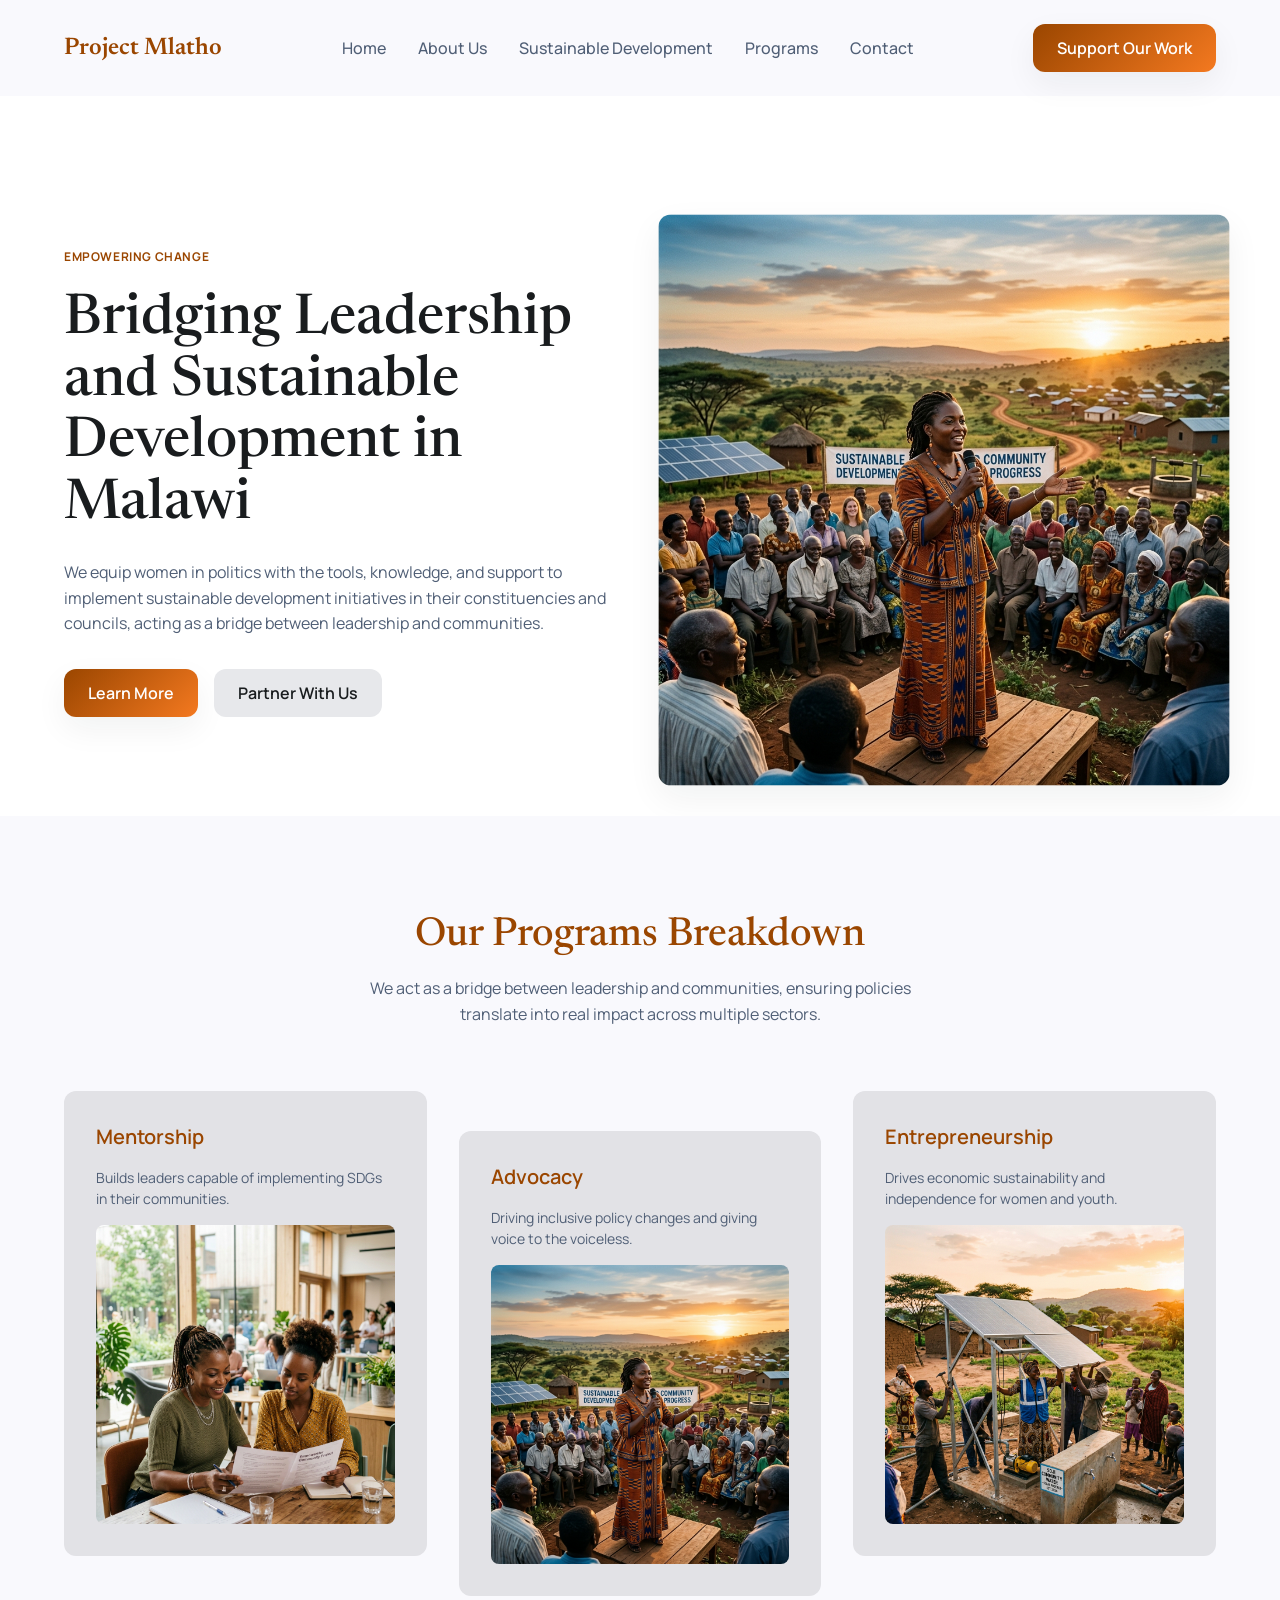
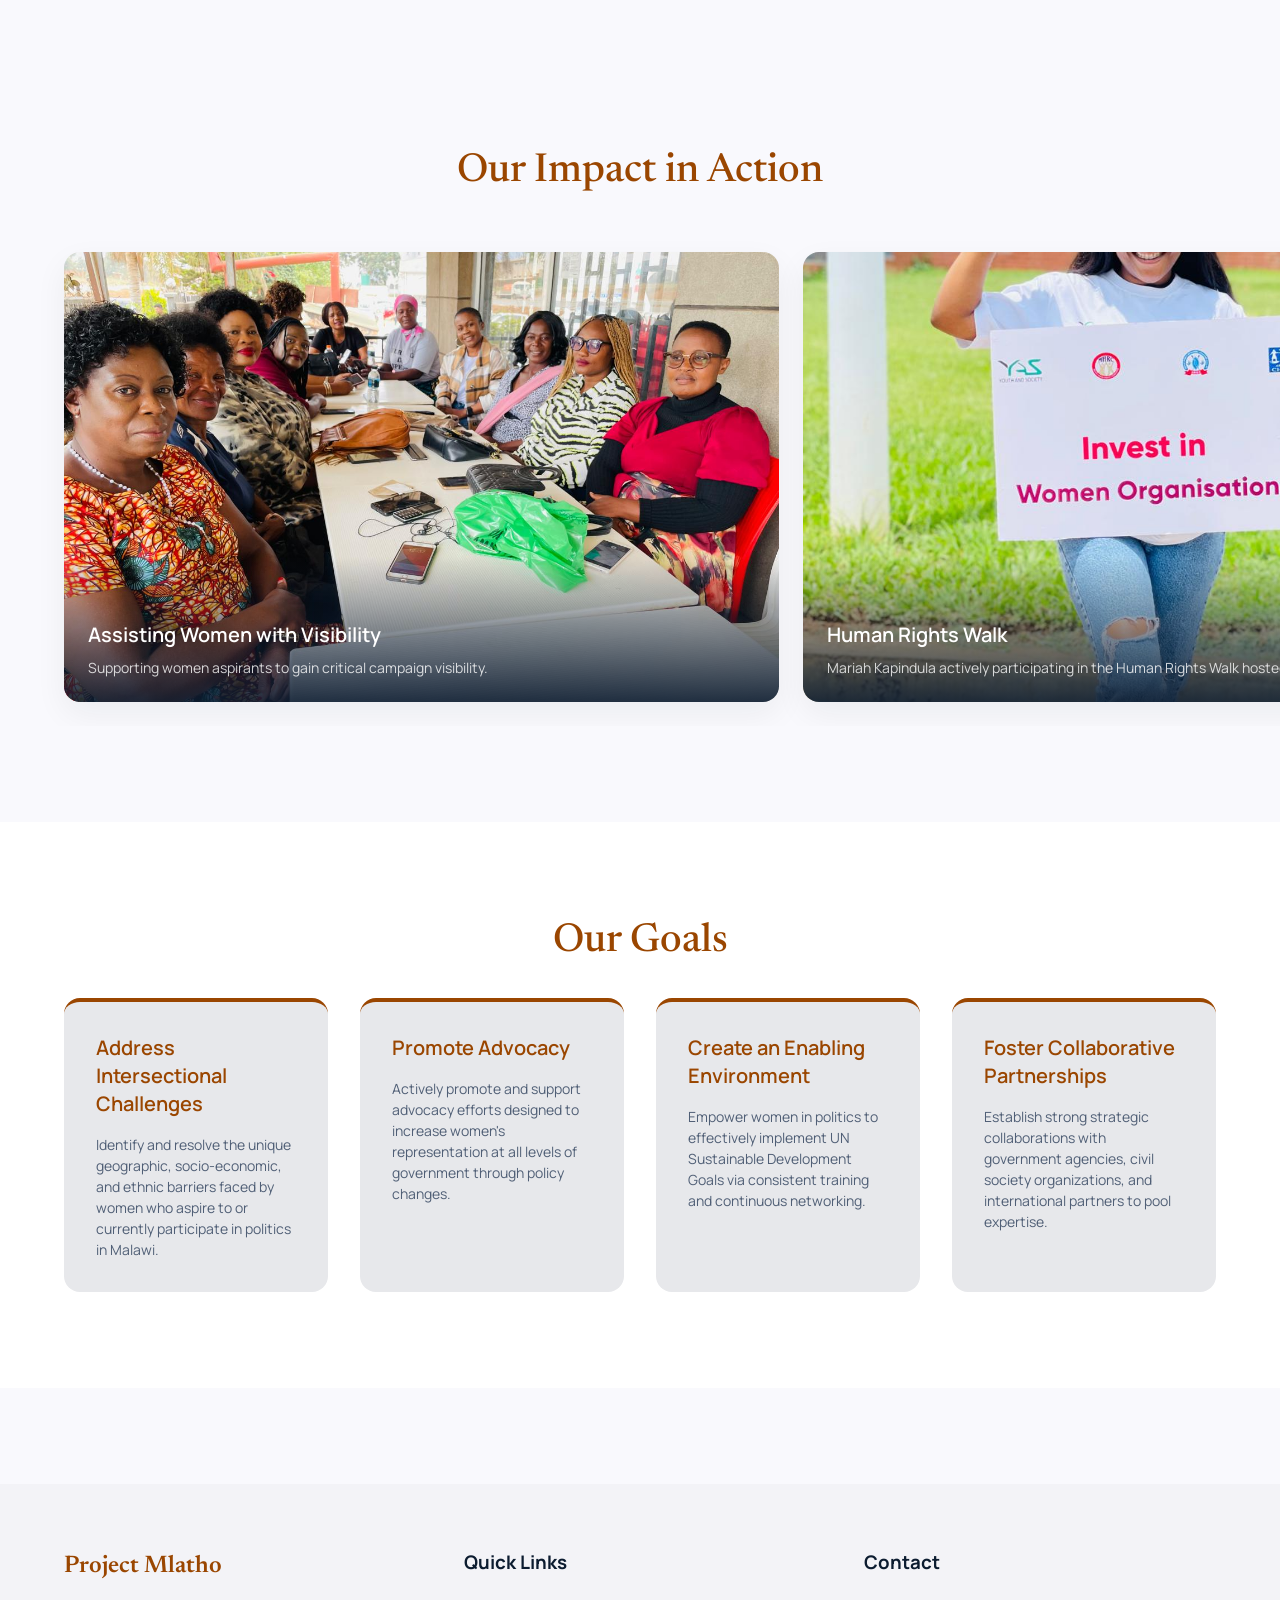
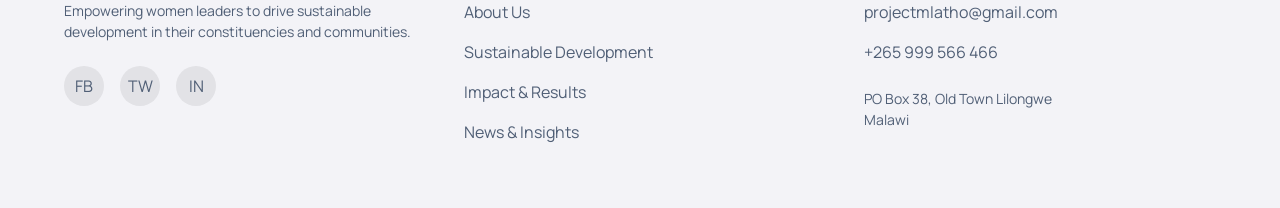
<file: index.html>
<!DOCTYPE html>
<html lang="en">
<head>
  <meta charset="UTF-8">
  <meta name="viewport" content="width=device-width, initial-scale=1.0">
  <title>Project Mlatho | Enhancing Sustainable Development</title>
  <meta name="description" content="Project Mlatho empowers women leaders to drive sustainable development in their constituencies and communities across Malawi.">
  <link rel="stylesheet" href="css/reset.css">
  <link rel="stylesheet" href="css/style.css">
</head>
<body>

  <!-- Glassmorphism Header -->
  <header class="header">
    <div class="container header-content">
      <a href="index.html" class="logo">
        Project Mlatho
      </a>
      <nav class="nav-links">
        <a href="index.html" class="nav-link text-primary">Home</a>
        <a href="about.html" class="nav-link">About Us</a>
        <a href="sustainable-development.html" class="nav-link">Sustainable Development</a>
        <a href="programs.html" class="nav-link">Programs</a>
        <a href="contact.html" class="nav-link">Contact</a>
      </nav>
      <a href="get-involved.html" class="btn btn-primary">Support Our Work</a>
    </div>
  </header>

  <!-- Hero Section -->
  <main>
    <section class="hero bg-surface-lowest">
      <div class="container hero-grid">
        <div class="hero-content">
          <span class="label-md hero-tag">Empowering Change</span>
          <h1 class="display-lg hero-title">Bridging Leadership and Sustainable Development in Malawi</h1>
          <p class="body-lg hero-subtitle">We equip women in politics with the tools, knowledge, and support to implement sustainable development initiatives in their constituencies and councils, acting as a bridge between leadership and communities.</p>
          <div class="hero-actions">
            <a href="sustainable-development.html" class="btn btn-primary">Learn More</a>
            <a href="get-involved.html" class="btn btn-secondary">Partner With Us</a>
          </div>
        </div>
        <div class="hero-image-wrapper">
          <img src="assets/images/hero.png" alt="African woman leader addressing a community at sunrise" class="hero-img">
        </div>
      </div>
    </section>

    <!-- Programs Snapshot -->
    <section class="section bg-surface">
      <div class="container">
        <h2 class="display-md text-primary" style="text-align: center;">Our Programs Breakdown</h2>
        <p class="body-lg text-secondary" style="text-align: center; max-width: 600px; margin: 1rem auto;">We act as a bridge between leadership and communities, ensuring policies translate into real impact across multiple sectors.</p>
        
        <div class="programs-grid">
          <a href="programs.html#mentorship" class="program-card">
            <h3 class="title-lg text-primary">Mentorship</h3>
            <p class="body-sm text-secondary">Builds leaders capable of implementing SDGs in their communities.</p>
            <img src="assets/images/program_mentorship.png" alt="Mentorship Program" style="border-radius: 0.5rem; margin-top: auto;">
          </a>
          
          <a href="programs.html#advocacy" class="program-card">
            <h3 class="title-lg text-primary">Advocacy</h3>
            <p class="body-sm text-secondary">Driving inclusive policy changes and giving voice to the voiceless.</p>
            <img src="assets/images/hero.png" alt="Advocacy Program" style="border-radius: 0.5rem; margin-top: auto;">
          </a>
          
          <a href="programs.html#entrepreneurship" class="program-card">
            <h3 class="title-lg text-primary">Entrepreneurship</h3>
            <p class="body-sm text-secondary">Drives economic sustainability and independence for women and youth.</p>
            <img src="assets/images/program_development.png" alt="Entrepreneurship Support" style="border-radius: 0.5rem; margin-top: auto;">
          </a>
        </div>
      </div>
    </section>

    <!-- Impact in Action Carousel -->
    <section class="section">
      <div class="container">
        <h2 class="display-md text-primary" style="margin-bottom: 2rem; text-align: center;">Our Impact in Action</h2>
      </div>
      <div class="carousel-container" style="padding-left: max(1.5rem, calc((100% - 1200px) / 2 + 1.5rem)); padding-right: 1.5rem;">
        
        <!-- Slide 1 -->
        <div class="carousel-slide">
          <img src="assets/images/Assisting%20women%20with%20visibility.jpeg" alt="Assisting women with visibility">
          <div class="carousel-caption">
            <h3 class="title-lg">Assisting Women with Visibility</h3>
            <p class="body-sm">Supporting women aspirants to gain critical campaign visibility.</p>
          </div>
        </div>

        <!-- Slide 2 -->
        <div class="carousel-slide">
          <img src="assets/images/Mariah%20human%20rights%20walk%20for%20investing%20in%20women%20organisation.jpeg" alt="Mariah Kapindula human rights walk">
          <div class="carousel-caption">
            <h3 class="title-lg">Human Rights Walk</h3>
            <p class="body-sm">Mariah Kapindula actively participating in the Human Rights Walk hosted by Youth and Society.</p>
          </div>
        </div>

        <!-- Slide 3 -->
        <div class="carousel-slide">
          <img src="assets/images/Discussion%20with%20palirament%20aspirants%20on%20raising%20campaign%20funds.jpeg" alt="Discussion with parliament aspirants">
          <div class="carousel-caption">
            <h3 class="title-lg">Campaign Fundraising Strategy</h3>
            <p class="body-sm">Discussions with independent candidates representing over 100 women on raising campaign funds. Some of these women are now in parliament.</p>
          </div>
        </div>

        <!-- Slide 4 -->
        <div class="carousel-slide">
          <img src="assets/images/parliament%20candidate%201.jpeg" alt="Parliament Candidate">
          <div class="carousel-caption">
            <h3 class="title-lg">Field Campaigning</h3>
            <p class="body-sm">Parliamentary candidates connecting directly with local constituencies.</p>
          </div>
        </div>

        <!-- Slide 5 -->
        <div class="carousel-slide">
          <img src="assets/images/parliament%20candidate%202.jpeg" alt="Parliament Candidate">
          <div class="carousel-caption">
            <h3 class="title-lg">Empowering Representation</h3>
            <p class="body-sm">Future policymakers engaging at the grassroots level.</p>
          </div>
        </div>

      </div>
    </section>

    <!-- Our Goals Snapshot -->
    <section class="section bg-surface-lowest">
      <div class="container">
        <h2 class="display-md text-primary" style="text-align: center; margin-bottom: 2rem;">Our Goals</h2>
        
        <div style="display: grid; grid-template-columns: repeat(auto-fit, minmax(250px, 1fr)); gap: 2rem;">
          <div style="background: var(--surface-container-high); padding: 2rem; border-radius: 1rem; border-top: 4px solid var(--primary);">
            <h3 class="title-lg text-primary" style="margin-bottom: 1rem;">Address Intersectional Challenges</h3>
            <p class="body-sm text-secondary">Identify and resolve the unique geographic, socio-economic, and ethnic barriers faced by women who aspire to or currently participate in politics in Malawi.</p>
          </div>
          <div style="background: var(--surface-container-high); padding: 2rem; border-radius: 1rem; border-top: 4px solid var(--primary);">
            <h3 class="title-lg text-primary" style="margin-bottom: 1rem;">Promote Advocacy</h3>
            <p class="body-sm text-secondary">Actively promote and support advocacy efforts designed to increase women's representation at all levels of government through policy changes.</p>
          </div>
          <div style="background: var(--surface-container-high); padding: 2rem; border-radius: 1rem; border-top: 4px solid var(--primary);">
            <h3 class="title-lg text-primary" style="margin-bottom: 1rem;">Create an Enabling Environment</h3>
            <p class="body-sm text-secondary">Empower women in politics to effectively implement UN Sustainable Development Goals via consistent training and continuous networking.</p>
          </div>
          <div style="background: var(--surface-container-high); padding: 2rem; border-radius: 1rem; border-top: 4px solid var(--primary);">
            <h3 class="title-lg text-primary" style="margin-bottom: 1rem;">Foster Collaborative Partnerships</h3>
            <p class="body-sm text-secondary">Establish strong strategic collaborations with government agencies, civil society organizations, and international partners to pool expertise.</p>
          </div>
        </div>
      </div>
    </section>
  </main>

  <!-- Global Footer -->
  <footer class="footer">
    <div class="container footer-grid">
      <div class="footer-brand">
        <a href="index.html" class="logo">Project Mlatho</a>
        <p class="body-sm text-secondary">Empowering women leaders to drive sustainable development in their constituencies and communities.</p>
        <div class="social-links">
          <a href="https://www.facebook.com/profile.php?id=61566717501573" target="_blank" class="social-link" aria-label="Facebook">FB</a>
          <a href="https://x.com/ProjectMlatho" target="_blank" class="social-link" aria-label="Twitter">TW</a>
          <a href="#" class="social-link" aria-label="LinkedIn">IN</a>
        </div>
      </div>
      
      <div class="footer-col">
        <h3>Quick Links</h3>
        <div class="footer-links">
          <a href="about.html">About Us</a>
          <a href="sustainable-development.html">Sustainable Development</a>
          <a href="impact.html">Impact & Results</a>
          <a href="news.html">News & Insights</a>
        </div>
      </div>
      
      <div class="footer-col">
        <h3>Contact</h3>
        <div class="footer-links">
          <a href="mailto:projectmlatho@gmail.com">projectmlatho@gmail.com</a>
          <a href="tel:+265999566466">+265 999 566 466</a>
          <p class="body-sm text-secondary" style="margin-top: 0.5rem;">PO Box 38, Old Town Lilongwe<br>Malawi</p>
        </div>
      </div>
    </div>
  </footer>
</body>
</html>
</file>
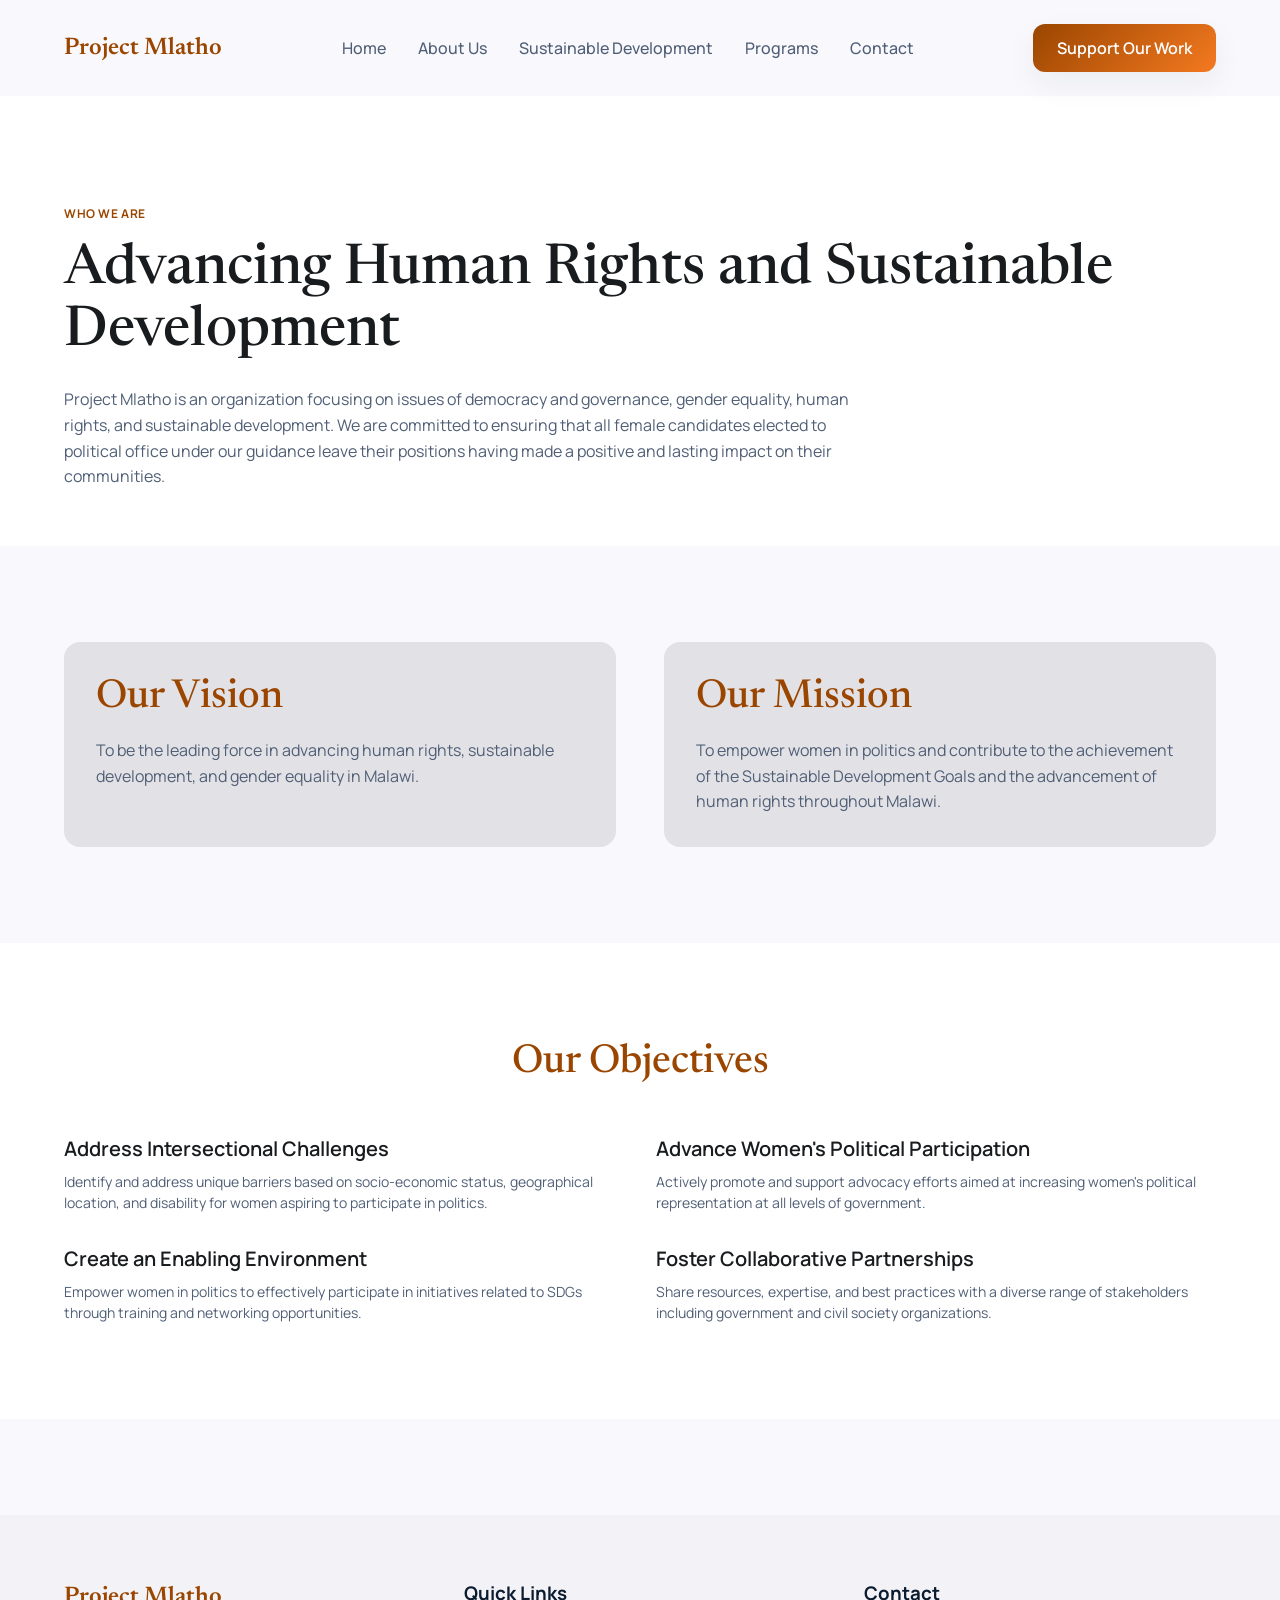
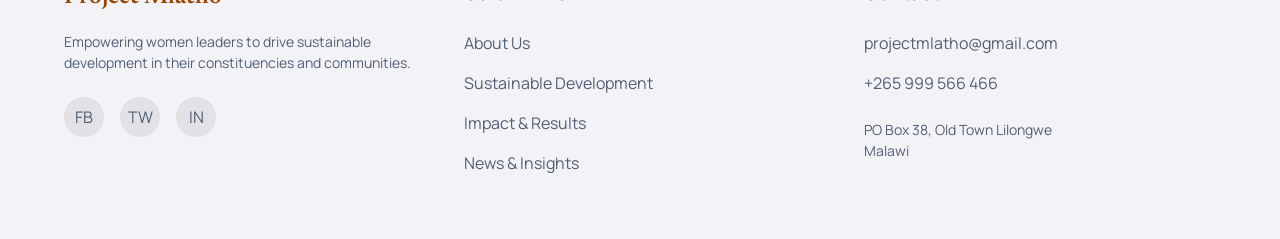
<file: about.html>
<!DOCTYPE html>
<html lang="en">
<head>
  <meta charset="UTF-8">
  <meta name="viewport" content="width=device-width, initial-scale=1.0">
  <title>About Us | Project Mlatho</title>
  <meta name="description" content="Learn about Project Mlatho, our history, and our mission to advance human rights and sustainable development through women's leadership in Malawi.">
  <link rel="stylesheet" href="css/reset.css">
  <link rel="stylesheet" href="css/style.css">
  <style>
    .about-card {
      background: var(--surface-container-highest);
      padding: var(--space-32);
      border-radius: 1rem;
      flex: 1;
    }
  </style>
</head>
<body>

  <!-- Glassmorphism Header -->
  <header class="header">
    <div class="container header-content">
      <a href="index.html" class="logo">Project Mlatho</a>
      <nav class="nav-links">
        <a href="index.html" class="nav-link">Home</a>
        <a href="about.html" class="nav-link text-primary">About Us</a>
        <a href="sustainable-development.html" class="nav-link">Sustainable Development</a>
        <a href="programs.html" class="nav-link">Programs</a>
        <a href="contact.html" class="nav-link">Contact</a>
      </nav>
      <a href="get-involved.html" class="btn btn-primary">Support Our Work</a>
    </div>
  </header>

  <main>
    <section class="hero bg-surface-lowest" style="min-height: 50vh;">
      <div class="container">
        <span class="label-md text-primary">Who We Are</span>
        <h1 class="display-lg" style="margin-top: 1rem;">Advancing Human Rights and Sustainable Development</h1>
        <p class="body-lg text-secondary" style="max-width: 800px; margin-top: 1.5rem;">Project Mlatho is an organization focusing on issues of democracy and governance, gender equality, human rights, and sustainable development. We are committed to ensuring that all female candidates elected to political office under our guidance leave their positions having made a positive and lasting impact on their communities.</p>
      </div>
    </section>

    <!-- Vision & Mission -->
    <section class="section bg-surface">
      <div class="container" style="display: flex; gap: var(--space-48); flex-wrap: wrap;">
        <div class="about-card">
          <h2 class="display-md text-primary">Our Vision</h2>
          <p class="body-lg text-secondary" style="margin-top: 1rem;">To be the leading force in advancing human rights, sustainable development, and gender equality in Malawi.</p>
        </div>
        <div class="about-card">
          <h2 class="display-md text-primary">Our Mission</h2>
          <p class="body-lg text-secondary" style="margin-top: 1rem;">To empower women in politics and contribute to the achievement of the Sustainable Development Goals and the advancement of human rights throughout Malawi.</p>
        </div>
      </div>
    </section>

    <!-- Key Objectives -->
    <section class="section bg-surface-lowest">
      <div class="container">
        <h2 class="display-md text-primary" style="text-align: center; margin-bottom: var(--space-48);">Our Objectives</h2>
        <div style="display: grid; grid-template-columns: 1fr 1fr; gap: var(--space-32);">
          <div>
            <h3 class="title-lg">Address Intersectional Challenges</h3>
            <p class="body-sm text-secondary" style="margin-top: 0.5rem;">Identify and address unique barriers based on socio-economic status, geographical location, and disability for women aspiring to participate in politics.</p>
          </div>
          <div>
            <h3 class="title-lg">Advance Women's Political Participation</h3>
            <p class="body-sm text-secondary" style="margin-top: 0.5rem;">Actively promote and support advocacy efforts aimed at increasing women's political representation at all levels of government.</p>
          </div>
          <div>
            <h3 class="title-lg">Create an Enabling Environment</h3>
            <p class="body-sm text-secondary" style="margin-top: 0.5rem;">Empower women in politics to effectively participate in initiatives related to SDGs through training and networking opportunities.</p>
          </div>
          <div>
            <h3 class="title-lg">Foster Collaborative Partnerships</h3>
            <p class="body-sm text-secondary" style="margin-top: 0.5rem;">Share resources, expertise, and best practices with a diverse range of stakeholders including government and civil society organizations.</p>
          </div>
        </div>
      </div>
    </section>
  </main>

  <!-- Global Footer -->
  <footer class="footer">
    <div class="container footer-grid">
      <div class="footer-brand">
        <a href="index.html" class="logo">Project Mlatho</a>
        <p class="body-sm text-secondary">Empowering women leaders to drive sustainable development in their constituencies and communities.</p>
        <div class="social-links">
          <a href="https://www.facebook.com/profile.php?id=61566717501573" target="_blank" class="social-link" aria-label="Facebook">FB</a>
          <a href="https://x.com/ProjectMlatho" target="_blank" class="social-link" aria-label="Twitter">TW</a>
          <a href="#" class="social-link" aria-label="LinkedIn">IN</a>
        </div>
      </div>
      
      <div class="footer-col">
        <h3>Quick Links</h3>
        <div class="footer-links">
          <a href="about.html">About Us</a>
          <a href="sustainable-development.html">Sustainable Development</a>
          <a href="impact.html">Impact & Results</a>
          <a href="news.html">News & Insights</a>
        </div>
      </div>
      
      <div class="footer-col">
        <h3>Contact</h3>
        <div class="footer-links">
          <a href="mailto:projectmlatho@gmail.com">projectmlatho@gmail.com</a>
          <a href="tel:+265999566466">+265 999 566 466</a>
          <p class="body-sm text-secondary" style="margin-top: 0.5rem;">PO Box 38, Old Town Lilongwe<br>Malawi</p>
        </div>
      </div>
    </div>
  </footer>
</body>
</html>
</file>
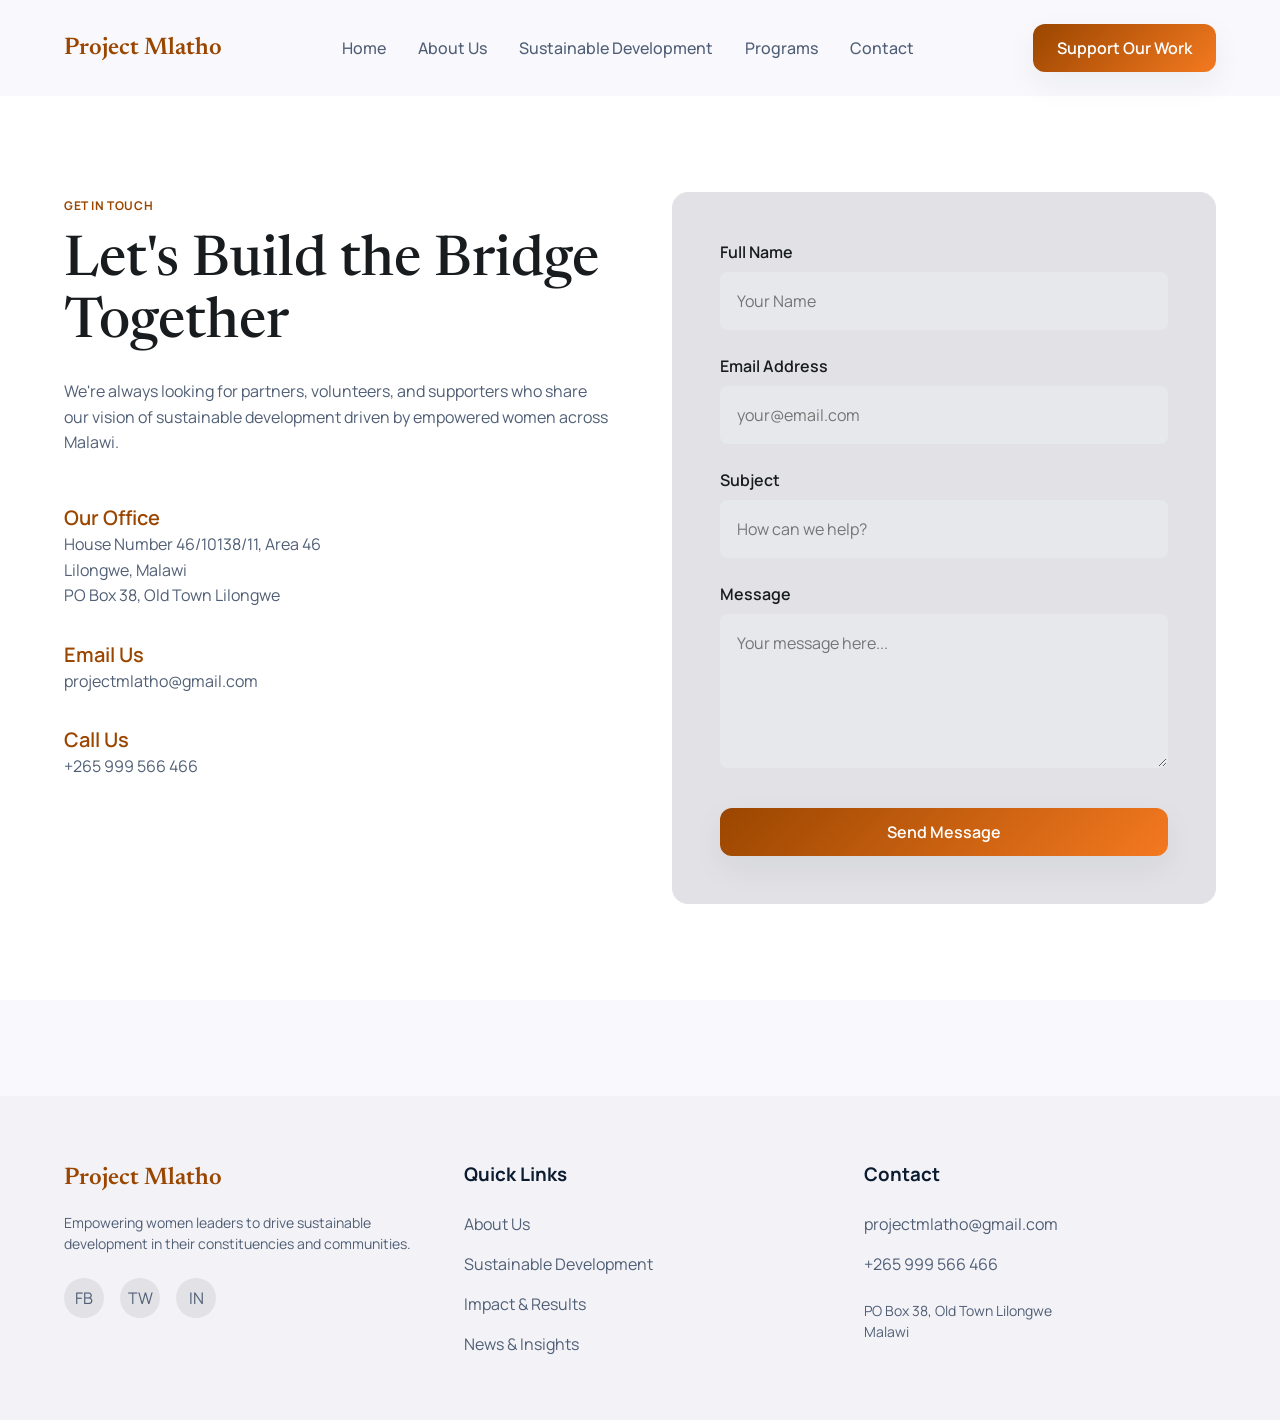
<file: contact.html>
<!DOCTYPE html>
<html lang="en">
<head>
  <meta charset="UTF-8">
  <meta name="viewport" content="width=device-width, initial-scale=1.0">
  <title>Contact Us | Project Mlatho</title>
  <meta name="description" content="Get in touch with Project Mlatho to partner with us or learn more about our sustainable development initiatives in Malawi.">
  <link rel="stylesheet" href="css/reset.css">
  <link rel="stylesheet" href="css/style.css">
  <style>
    .contact-form {
      display: flex;
      flex-direction: column;
      gap: 1.5rem;
      background: var(--surface-container-highest);
      padding: 3rem;
      border-radius: 1rem;
    }
    
    .form-group {
      display: flex;
      flex-direction: column;
      gap: 0.5rem;
    }
    
    .form-label {
      font-weight: 600;
      color: var(--on-surface);
    }
    
    .form-input {
      padding: 1rem;
      border-radius: 0.5rem;
      border: 1px solid transparent;
      background: var(--surface-container-high);
      transition: all 0.3s ease;
    }
    
    .form-input:focus {
      outline: none;
      border: 1px solid var(--primary);
      background: var(--surface-container-lowest);
    }
  </style>
</head>
<body>

  <!-- Glassmorphism Header -->
  <header class="header">
    <div class="container header-content">
      <a href="index.html" class="logo">Project Mlatho</a>
      <nav class="nav-links">
        <a href="index.html" class="nav-link">Home</a>
        <a href="about.html" class="nav-link">About Us</a>
        <a href="sustainable-development.html" class="nav-link">Sustainable Development</a>
        <a href="programs.html" class="nav-link">Programs</a>
        <a href="contact.html" class="nav-link text-primary">Contact</a>
      </nav>
      <a href="get-involved.html" class="btn btn-primary">Support Our Work</a>
    </div>
  </header>

  <main>
    <section class="section bg-surface-lowest">
      <div class="container hero-grid" style="align-items: start;">
        <div>
          <span class="label-md text-primary">Get In Touch</span>
          <h1 class="display-lg" style="margin-top: 1rem;">Let's Build the Bridge Together</h1>
          <p class="body-lg text-secondary" style="margin-top: 1.5rem; margin-bottom: 3rem;">We're always looking for partners, volunteers, and supporters who share our vision of sustainable development driven by empowered women across Malawi.</p>
          
          <div style="display: flex; flex-direction: column; gap: 2rem;">
            <div>
              <h3 class="title-lg text-primary">Our Office</h3>
              <p class="body-lg text-secondary">House Number 46/10138/11, Area 46<br>Lilongwe, Malawi<br>PO Box 38, Old Town Lilongwe</p>
            </div>
            <div>
              <h3 class="title-lg text-primary">Email Us</h3>
              <a href="mailto:projectmlatho@gmail.com" class="body-lg text-secondary" style="text-decoration: none;">projectmlatho@gmail.com</a>
            </div>
            <div>
              <h3 class="title-lg text-primary">Call Us</h3>
              <a href="tel:+265999566466" class="body-lg text-secondary" style="text-decoration: none;">+265 999 566 466</a>
            </div>
          </div>
        </div>

        <div>
          <form class="contact-form">
            <div class="form-group">
              <label for="name" class="form-label">Full Name</label>
              <input type="text" id="name" class="form-input" placeholder="Your Name" required>
            </div>
            <div class="form-group">
              <label for="email" class="form-label">Email Address</label>
              <input type="email" id="email" class="form-input" placeholder="your@email.com" required>
            </div>
            <div class="form-group">
              <label for="subject" class="form-label">Subject</label>
              <input type="text" id="subject" class="form-input" placeholder="How can we help?">
            </div>
            <div class="form-group">
              <label for="message" class="form-label">Message</label>
              <textarea id="message" class="form-input" rows="5" placeholder="Your message here..." required></textarea>
            </div>
            <button type="submit" class="btn btn-primary" style="margin-top: 1rem; text-align: center;">Send Message</button>
          </form>
        </div>
      </div>
    </section>
  </main>

  <!-- Global Footer -->
  <footer class="footer">
    <div class="container footer-grid">
      <div class="footer-brand">
        <a href="index.html" class="logo">Project Mlatho</a>
        <p class="body-sm text-secondary">Empowering women leaders to drive sustainable development in their constituencies and communities.</p>
        <div class="social-links">
          <a href="https://www.facebook.com/profile.php?id=61566717501573" target="_blank" class="social-link" aria-label="Facebook">FB</a>
          <a href="https://x.com/ProjectMlatho" target="_blank" class="social-link" aria-label="Twitter">TW</a>
          <a href="#" class="social-link" aria-label="LinkedIn">IN</a>
        </div>
      </div>
      
      <div class="footer-col">
        <h3>Quick Links</h3>
        <div class="footer-links">
          <a href="about.html">About Us</a>
          <a href="sustainable-development.html">Sustainable Development</a>
          <a href="impact.html">Impact & Results</a>
          <a href="news.html">News & Insights</a>
        </div>
      </div>
      
      <div class="footer-col">
        <h3>Contact</h3>
        <div class="footer-links">
          <a href="mailto:projectmlatho@gmail.com">projectmlatho@gmail.com</a>
          <a href="tel:+265999566466">+265 999 566 466</a>
          <p class="body-sm text-secondary" style="margin-top: 0.5rem;">PO Box 38, Old Town Lilongwe<br>Malawi</p>
        </div>
      </div>
    </div>
  </footer>
</body>
</html>
</file>
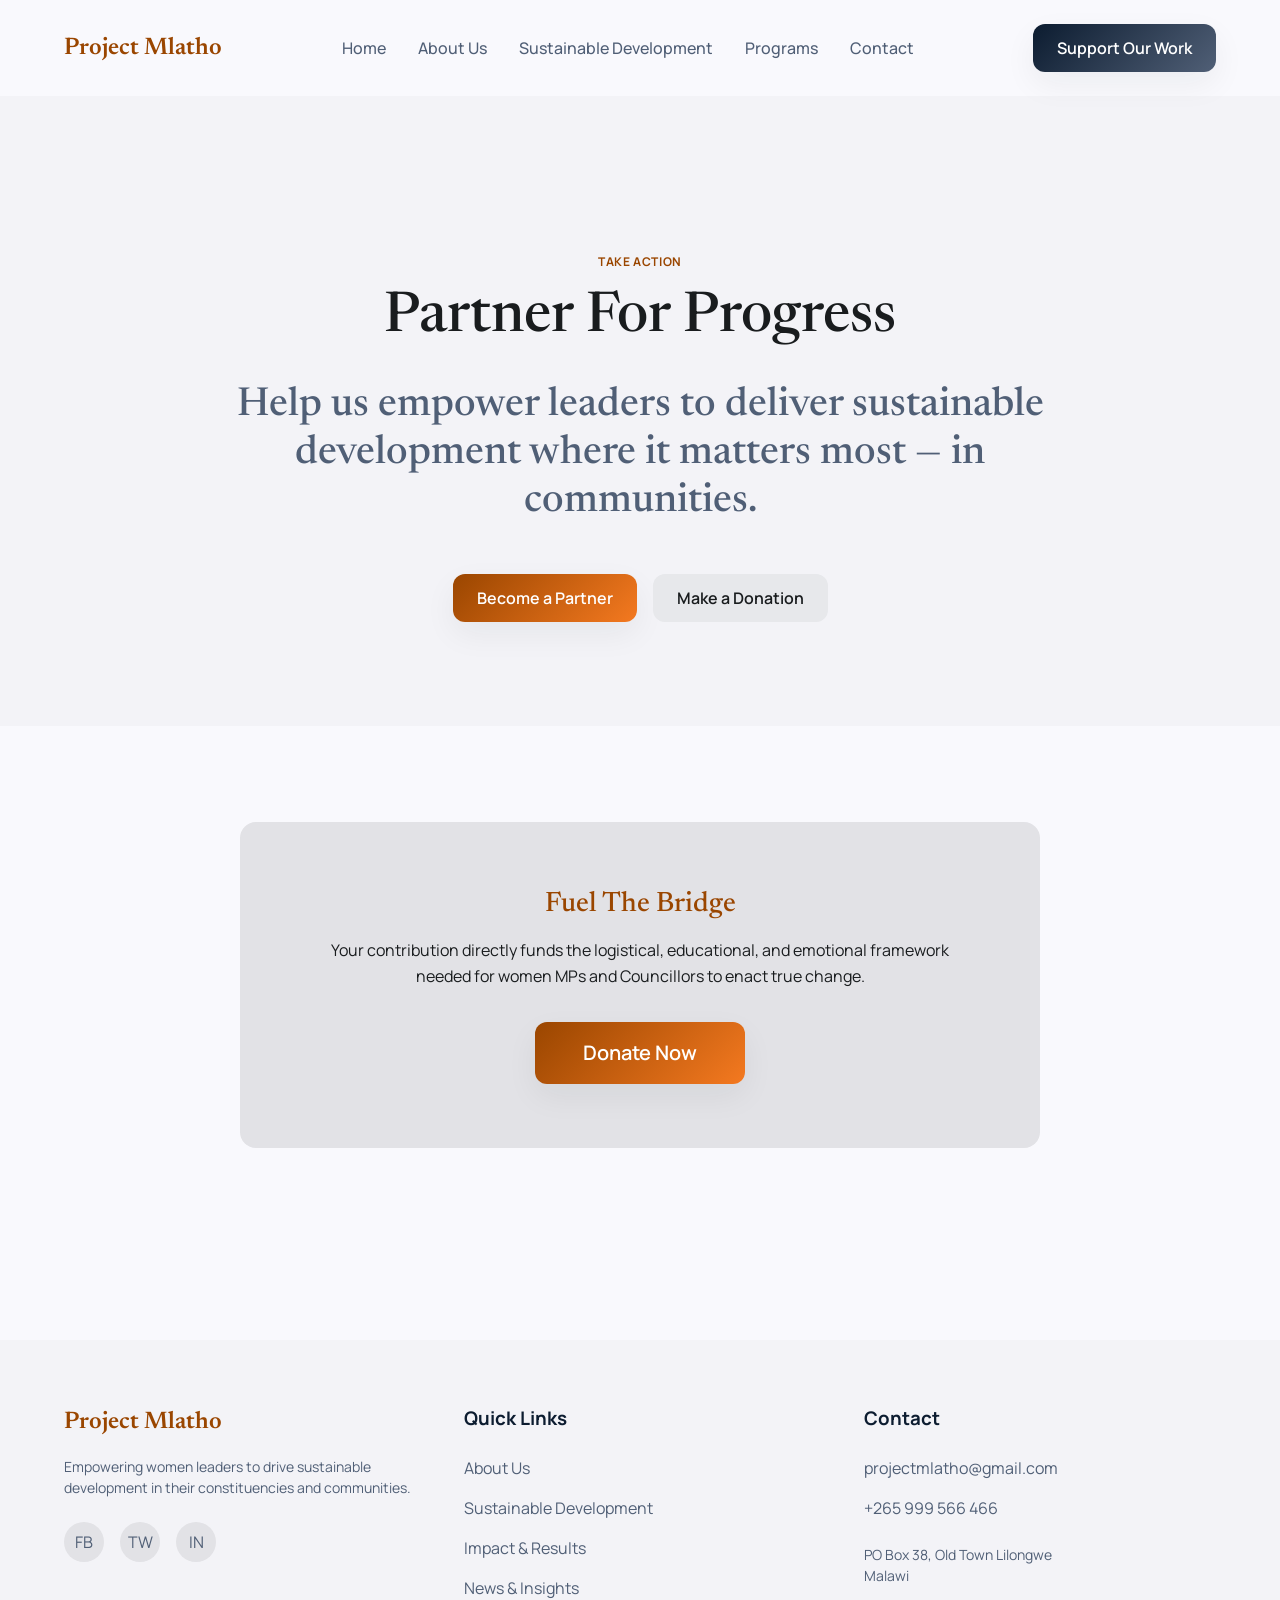
<file: get-involved.html>
<!DOCTYPE html>
<html lang="en">
<head>
  <meta charset="UTF-8">
  <meta name="viewport" content="width=device-width, initial-scale=1.0">
  <title>Get Involved | Project Mlatho</title>
  <meta name="description" content="Help us empower leaders to deliver sustainable development where it matters most - in communities across Malawi.">
  <link rel="stylesheet" href="css/reset.css">
  <link rel="stylesheet" href="css/style.css">
</head>
<body>

  <!-- Glassmorphism Header -->
  <header class="header">
    <div class="container header-content">
      <a href="index.html" class="logo">Project Mlatho</a>
      <nav class="nav-links">
        <a href="index.html" class="nav-link">Home</a>
        <a href="about.html" class="nav-link">About Us</a>
        <a href="sustainable-development.html" class="nav-link">Sustainable Development</a>
        <a href="programs.html" class="nav-link">Programs</a>
        <a href="contact.html" class="nav-link">Contact</a>
      </nav>
      <a href="get-involved.html" class="btn btn-primary" style="background: linear-gradient(135deg, var(--on-secondary-fixed), var(--secondary));">Support Our Work</a>
    </div>
  </header>

  <main>
    <section class="hero bg-surface-low" style="min-height: 70vh;">
      <div class="container" style="text-align: center;">
        <span class="label-md text-primary">Take Action</span>
        <h1 class="display-lg" style="margin-top: 1rem; margin-bottom: 2rem;">Partner For Progress</h1>
        <p class="display-md text-secondary" style="max-width: 900px; margin: 0 auto;">Help us empower leaders to deliver sustainable development where it matters most — in communities.</p>
        
        <div style="margin-top: 3rem; display: flex; gap: 1rem; justify-content: center;">
          <a href="contact.html" class="btn btn-primary">Become a Partner</a>
          <a href="#donate" class="btn btn-secondary">Make a Donation</a>
        </div>
      </div>
    </section>

    <section id="donate" class="section bg-surface">
      <div class="container">
        <div style="background: var(--surface-container-highest); padding: 4rem; border-radius: 1rem; max-width: 800px; margin: 0 auto; text-align: center;">
          <h2 class="headline-md text-primary">Fuel The Bridge</h2>
          <p class="body-lg" style="margin: 1rem 0 2rem;">Your contribution directly funds the logistical, educational, and emotional framework needed for women MPs and Councillors to enact true change.</p>
          <a href="contact.html" class="btn btn-primary" style="font-size: 1.25rem; padding: 1rem 3rem;">Donate Now</a>
        </div>
      </div>
    </section>
  </main>

  <!-- Global Footer -->
  <footer class="footer">
    <div class="container footer-grid">
      <div class="footer-brand">
        <a href="index.html" class="logo">Project Mlatho</a>
        <p class="body-sm text-secondary">Empowering women leaders to drive sustainable development in their constituencies and communities.</p>
        <div class="social-links">
          <a href="https://www.facebook.com/profile.php?id=61566717501573" target="_blank" class="social-link" aria-label="Facebook">FB</a>
          <a href="https://x.com/ProjectMlatho" target="_blank" class="social-link" aria-label="Twitter">TW</a>
          <a href="#" class="social-link" aria-label="LinkedIn">IN</a>
        </div>
      </div>
      
      <div class="footer-col">
        <h3>Quick Links</h3>
        <div class="footer-links">
          <a href="about.html">About Us</a>
          <a href="sustainable-development.html">Sustainable Development</a>
          <a href="impact.html">Impact & Results</a>
          <a href="news.html">News & Insights</a>
        </div>
      </div>
      
      <div class="footer-col">
        <h3>Contact</h3>
        <div class="footer-links">
          <a href="mailto:projectmlatho@gmail.com">projectmlatho@gmail.com</a>
          <a href="tel:+265999566466">+265 999 566 466</a>
          <p class="body-sm text-secondary" style="margin-top: 0.5rem;">PO Box 38, Old Town Lilongwe<br>Malawi</p>
        </div>
      </div>
    </div>
  </footer>
</body>
</html>
</file>
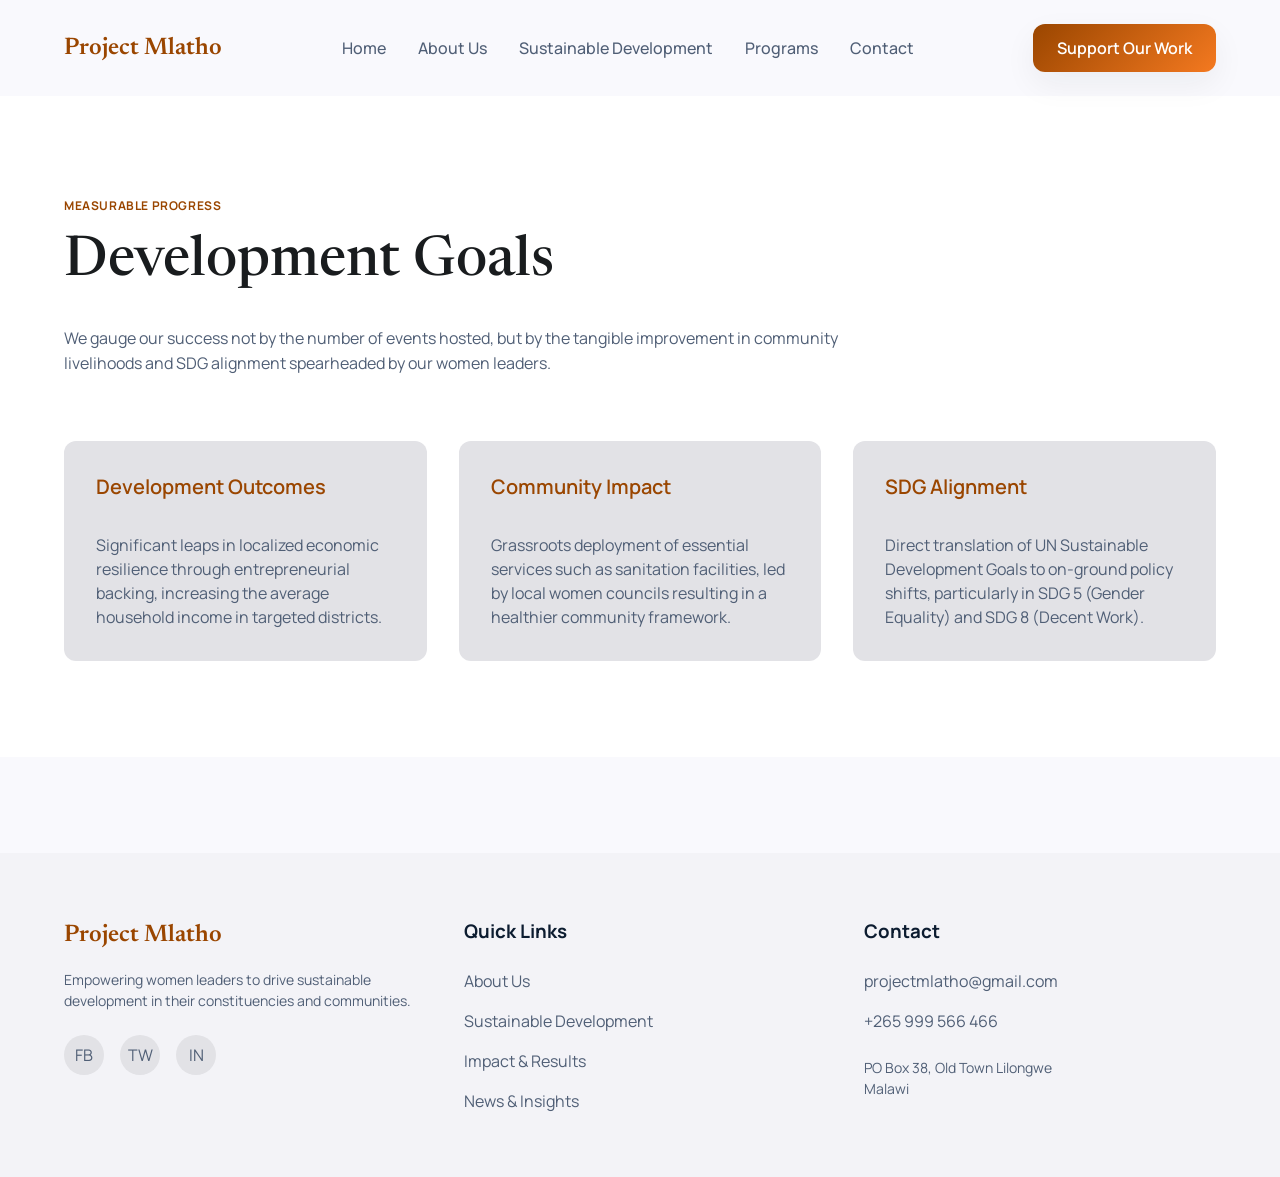
<file: impact.html>
<!DOCTYPE html>
<html lang="en">
<head>
  <meta charset="UTF-8">
  <meta name="viewport" content="width=device-width, initial-scale=1.0">
  <title>Impact & Results | Project Mlatho</title>
  <meta name="description" content="View the real-world development impact achieved by empowering women leaders in Malawi.">
  <link rel="stylesheet" href="css/reset.css">
  <link rel="stylesheet" href="css/style.css">
</head>
<body>

  <!-- Glassmorphism Header -->
  <header class="header">
    <div class="container header-content">
      <a href="index.html" class="logo">Project Mlatho</a>
      <nav class="nav-links">
        <a href="index.html" class="nav-link">Home</a>
        <a href="about.html" class="nav-link">About Us</a>
        <a href="sustainable-development.html" class="nav-link">Sustainable Development</a>
        <a href="programs.html" class="nav-link">Programs</a>
        <a href="contact.html" class="nav-link">Contact</a>
      </nav>
      <a href="get-involved.html" class="btn btn-primary">Support Our Work</a>
    </div>
  </header>

  <main>
    <section class="section bg-surface-lowest">
      <div class="container">
        <span class="label-md text-primary">Measurable Progress</span>
        <h1 class="display-lg" style="margin-top: 1rem; margin-bottom: 2rem;">Development Goals</h1>
        <p class="body-lg text-secondary" style="max-width: 800px; margin-bottom: 4rem;">We gauge our success not by the number of events hosted, but by the tangible improvement in community livelihoods and SDG alignment spearheaded by our women leaders.</p>

        <div class="programs-grid" style="margin-top: 0;">
          <div class="program-card" style="transform: none;">
            <h3 class="title-lg text-primary">Development Outcomes</h3>
            <p class="body-md text-secondary" style="margin-top: 1rem;">Significant leaps in localized economic resilience through entrepreneurial backing, increasing the average household income in targeted districts.</p>
          </div>
          <div class="program-card" style="transform: none;">
            <h3 class="title-lg text-primary">Community Impact</h3>
            <p class="body-md text-secondary" style="margin-top: 1rem;">Grassroots deployment of essential services such as sanitation facilities, led by local women councils resulting in a healthier community framework.</p>
          </div>
          <div class="program-card" style="transform: none;">
            <h3 class="title-lg text-primary">SDG Alignment</h3>
            <p class="body-md text-secondary" style="margin-top: 1rem;">Direct translation of UN Sustainable Development Goals to on-ground policy shifts, particularly in SDG 5 (Gender Equality) and SDG 8 (Decent Work).</p>
          </div>
        </div>
        
      </div>
    </section>
  </main>

  <!-- Global Footer -->
  <footer class="footer">
    <div class="container footer-grid">
      <div class="footer-brand">
        <a href="index.html" class="logo">Project Mlatho</a>
        <p class="body-sm text-secondary">Empowering women leaders to drive sustainable development in their constituencies and communities.</p>
        <div class="social-links">
          <a href="https://www.facebook.com/profile.php?id=61566717501573" target="_blank" class="social-link" aria-label="Facebook">FB</a>
          <a href="https://x.com/ProjectMlatho" target="_blank" class="social-link" aria-label="Twitter">TW</a>
          <a href="#" class="social-link" aria-label="LinkedIn">IN</a>
        </div>
      </div>
      
      <div class="footer-col">
        <h3>Quick Links</h3>
        <div class="footer-links">
          <a href="about.html">About Us</a>
          <a href="sustainable-development.html">Sustainable Development</a>
          <a href="impact.html">Impact & Results</a>
          <a href="news.html">News & Insights</a>
        </div>
      </div>
      
      <div class="footer-col">
        <h3>Contact</h3>
        <div class="footer-links">
          <a href="mailto:projectmlatho@gmail.com">projectmlatho@gmail.com</a>
          <a href="tel:+265999566466">+265 999 566 466</a>
          <p class="body-sm text-secondary" style="margin-top: 0.5rem;">PO Box 38, Old Town Lilongwe<br>Malawi</p>
        </div>
      </div>
    </div>
  </footer>
</body>
</html>
</file>
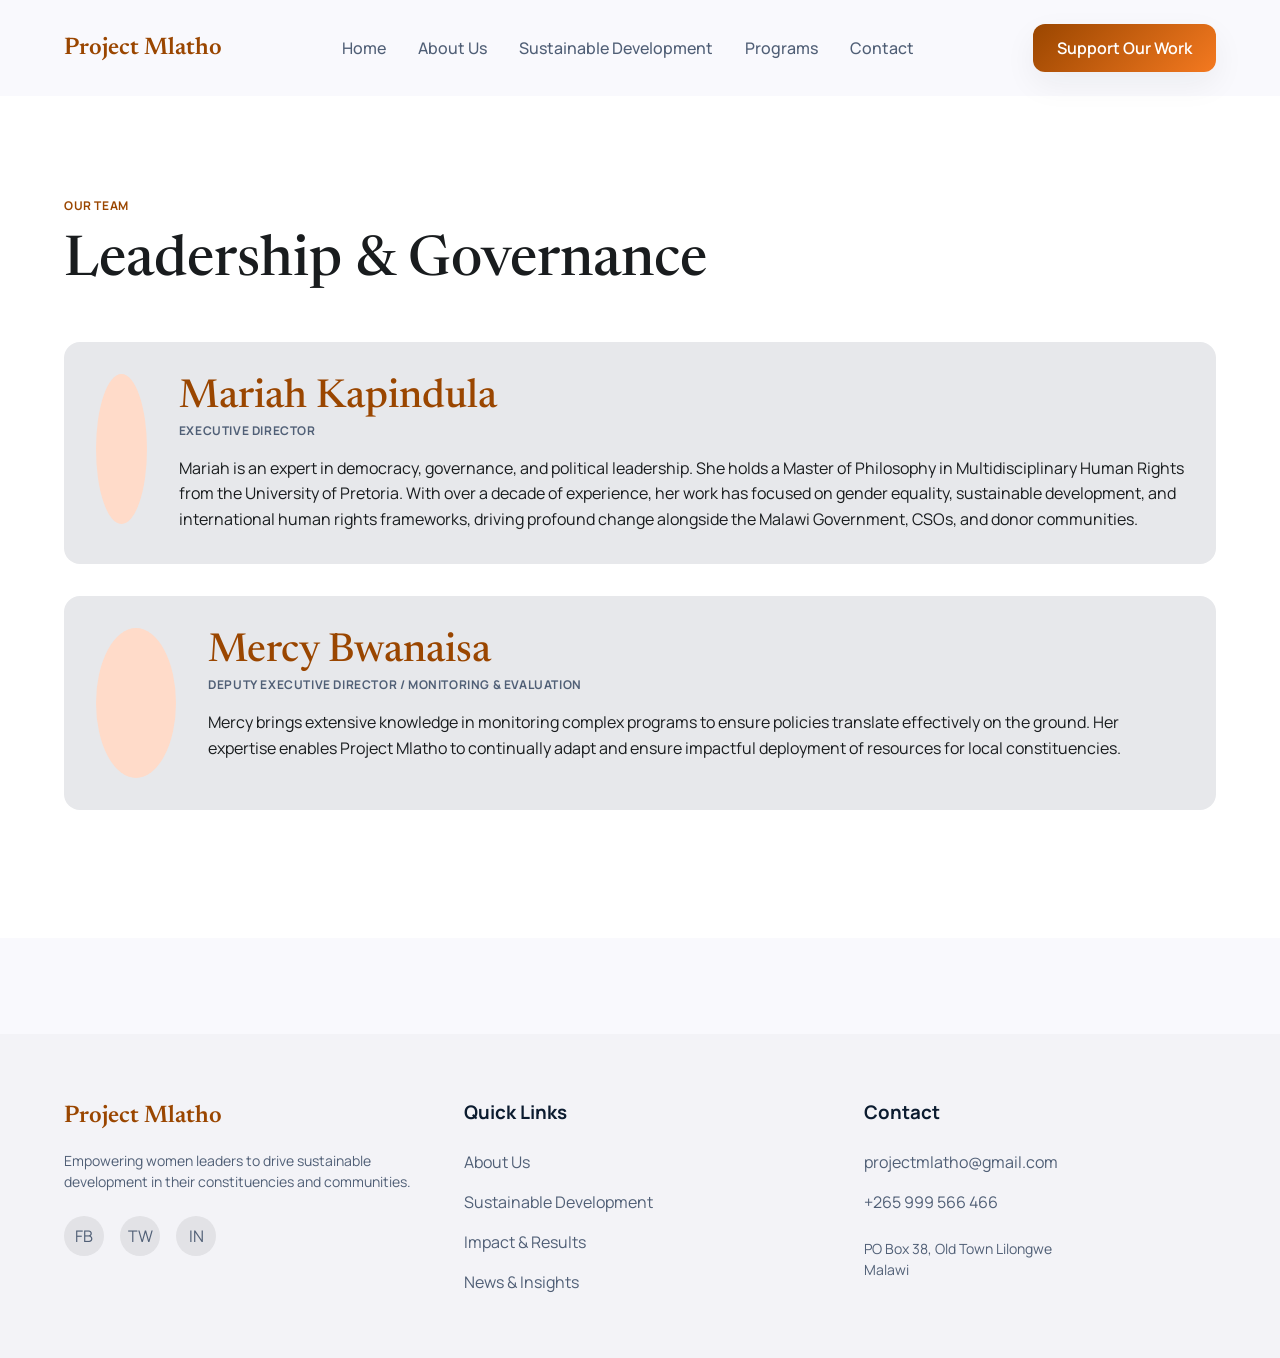
<file: leadership.html>
<!DOCTYPE html>
<html lang="en">
<head>
  <meta charset="UTF-8">
  <meta name="viewport" content="width=device-width, initial-scale=1.0">
  <title>Leadership & Governance | Project Mlatho</title>
  <meta name="description" content="Meet the leadership team at Project Mlatho, driving sustainable development for Malawi.">
  <link rel="stylesheet" href="css/reset.css">
  <link rel="stylesheet" href="css/style.css">
  <style>
    .bio-card {
      display: flex;
      gap: 2rem;
      background: var(--surface-container-high);
      padding: 2rem;
      border-radius: 1rem;
      margin-bottom: 2rem;
      align-items: flex-start;
    }
    
    .bio-image {
      width: 150px;
      height: 150px;
      border-radius: 50%;
      object-fit: cover;
      background-color: var(--primary-fixed); /* Fallback */
    }

    @media (max-width: 768px) {
      .bio-card {
        flex-direction: column;
        align-items: center;
        text-align: center;
      }
    }
  </style>
</head>
<body>

  <!-- Glassmorphism Header -->
  <header class="header">
    <div class="container header-content">
      <a href="index.html" class="logo">Project Mlatho</a>
      <nav class="nav-links">
        <a href="index.html" class="nav-link">Home</a>
        <a href="about.html" class="nav-link">About Us</a>
        <a href="sustainable-development.html" class="nav-link">Sustainable Development</a>
        <a href="programs.html" class="nav-link">Programs</a>
        <a href="contact.html" class="nav-link">Contact</a>
      </nav>
      <a href="get-involved.html" class="btn btn-primary">Support Our Work</a>
    </div>
  </header>

  <main>
    <section class="section bg-surface-lowest">
      <div class="container">
        <span class="label-md text-primary">Our Team</span>
        <h1 class="display-lg" style="margin-top: 1rem; margin-bottom: 3rem;">Leadership & Governance</h1>
        
        <div class="bio-card">
          <div class="bio-image">
            <!-- Representing Mariah -->
          </div>
          <div>
            <h2 class="display-md text-primary">Mariah Kapindula</h2>
            <p class="label-md text-secondary" style="margin-bottom: 1rem;">Executive Director</p>
            <p class="body-lg">Mariah is an expert in democracy, governance, and political leadership. She holds a Master of Philosophy in Multidisciplinary Human Rights from the University of Pretoria. With over a decade of experience, her work has focused on gender equality, sustainable development, and international human rights frameworks, driving profound change alongside the Malawi Government, CSOs, and donor communities.</p>
          </div>
        </div>

        <div class="bio-card">
          <div class="bio-image">
            <!-- Representing Mercy -->
          </div>
          <div>
            <h2 class="display-md text-primary">Mercy Bwanaisa</h2>
            <p class="label-md text-secondary" style="margin-bottom: 1rem;">Deputy Executive Director / Monitoring & Evaluation</p>
            <p class="body-lg">Mercy brings extensive knowledge in monitoring complex programs to ensure policies translate effectively on the ground. Her expertise enables Project Mlatho to continually adapt and ensure impactful deployment of resources for local constituencies.</p>
          </div>
        </div>
      </div>
    </section>
  </main>

  <!-- Global Footer -->
  <footer class="footer">
    <div class="container footer-grid">
      <div class="footer-brand">
        <a href="index.html" class="logo">Project Mlatho</a>
        <p class="body-sm text-secondary">Empowering women leaders to drive sustainable development in their constituencies and communities.</p>
        <div class="social-links">
          <a href="https://www.facebook.com/profile.php?id=61566717501573" target="_blank" class="social-link" aria-label="Facebook">FB</a>
          <a href="https://x.com/ProjectMlatho" target="_blank" class="social-link" aria-label="Twitter">TW</a>
          <a href="#" class="social-link" aria-label="LinkedIn">IN</a>
        </div>
      </div>
      
      <div class="footer-col">
        <h3>Quick Links</h3>
        <div class="footer-links">
          <a href="about.html">About Us</a>
          <a href="sustainable-development.html">Sustainable Development</a>
          <a href="impact.html">Impact & Results</a>
          <a href="news.html">News & Insights</a>
        </div>
      </div>
      
      <div class="footer-col">
        <h3>Contact</h3>
        <div class="footer-links">
          <a href="mailto:projectmlatho@gmail.com">projectmlatho@gmail.com</a>
          <a href="tel:+265999566466">+265 999 566 466</a>
          <p class="body-sm text-secondary" style="margin-top: 0.5rem;">PO Box 38, Old Town Lilongwe<br>Malawi</p>
        </div>
      </div>
    </div>
  </footer>
</body>
</html>
</file>
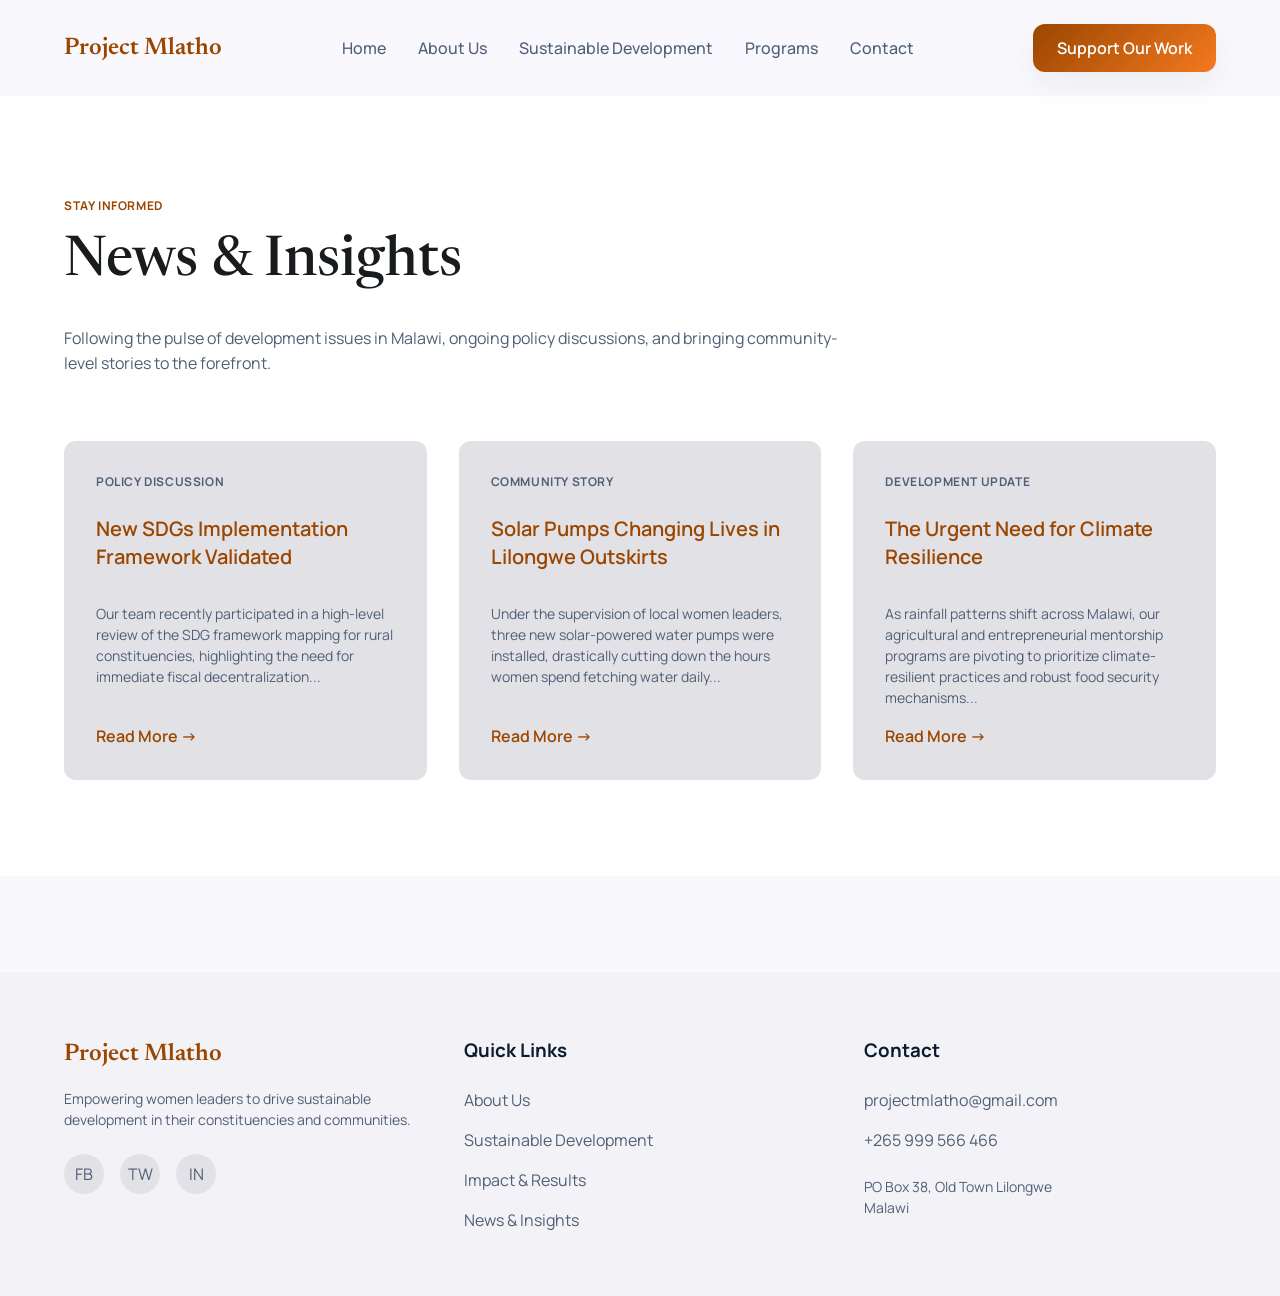
<file: news.html>
<!DOCTYPE html>
<html lang="en">
<head>
  <meta charset="UTF-8">
  <meta name="viewport" content="width=device-width, initial-scale=1.0">
  <title>News & Insights | Project Mlatho</title>
  <meta name="description" content="Stay updated with Project Mlatho: Development issues in Malawi, ongoing policy discussions, and community-level stories.">
  <link rel="stylesheet" href="css/reset.css">
  <link rel="stylesheet" href="css/style.css">
</head>
<body>

  <!-- Glassmorphism Header -->
  <header class="header">
    <div class="container header-content">
      <a href="index.html" class="logo">Project Mlatho</a>
      <nav class="nav-links">
        <a href="index.html" class="nav-link">Home</a>
        <a href="about.html" class="nav-link">About Us</a>
        <a href="sustainable-development.html" class="nav-link">Sustainable Development</a>
        <a href="programs.html" class="nav-link">Programs</a>
        <a href="contact.html" class="nav-link">Contact</a>
      </nav>
      <a href="get-involved.html" class="btn btn-primary">Support Our Work</a>
    </div>
  </header>

  <main>
    <section class="section bg-surface-lowest">
      <div class="container">
        <span class="label-md text-primary">Stay Informed</span>
        <h1 class="display-lg" style="margin-top: 1rem; margin-bottom: 2rem;">News & Insights</h1>
        <p class="body-lg text-secondary" style="max-width: 800px; margin-bottom: 4rem;">Following the pulse of development issues in Malawi, ongoing policy discussions, and bringing community-level stories to the forefront.</p>

        <div class="programs-grid" style="margin-top: 0;">
          <div class="program-card" style="transform: none;">
            <span class="label-md text-secondary">Policy Discussion</span>
            <h3 class="title-lg text-primary" style="margin-top: 0.5rem;">New SDGs Implementation Framework Validated</h3>
            <p class="body-sm text-secondary" style="margin-top: 1rem;">Our team recently participated in a high-level review of the SDG framework mapping for rural constituencies, highlighting the need for immediate fiscal decentralization...</p>
            <a href="#" style="margin-top: auto; color: var(--primary); text-decoration: none; font-weight: 600;">Read More &rarr;</a>
          </div>
          
          <div class="program-card" style="transform: none;">
            <span class="label-md text-secondary">Community Story</span>
            <h3 class="title-lg text-primary" style="margin-top: 0.5rem;">Solar Pumps Changing Lives in Lilongwe Outskirts</h3>
            <p class="body-sm text-secondary" style="margin-top: 1rem;">Under the supervision of local women leaders, three new solar-powered water pumps were installed, drastically cutting down the hours women spend fetching water daily...</p>
            <a href="#" style="margin-top: auto; color: var(--primary); text-decoration: none; font-weight: 600;">Read More &rarr;</a>
          </div>
          
          <div class="program-card" style="transform: none;">
            <span class="label-md text-secondary">Development Update</span>
            <h3 class="title-lg text-primary" style="margin-top: 0.5rem;">The Urgent Need for Climate Resilience</h3>
            <p class="body-sm text-secondary" style="margin-top: 1rem;">As rainfall patterns shift across Malawi, our agricultural and entrepreneurial mentorship programs are pivoting to prioritize climate-resilient practices and robust food security mechanisms...</p>
            <a href="#" style="margin-top: auto; color: var(--primary); text-decoration: none; font-weight: 600;">Read More &rarr;</a>
          </div>
        </div>
      </div>
    </section>
  </main>

  <!-- Global Footer -->
  <footer class="footer">
    <div class="container footer-grid">
      <div class="footer-brand">
        <a href="index.html" class="logo">Project Mlatho</a>
        <p class="body-sm text-secondary">Empowering women leaders to drive sustainable development in their constituencies and communities.</p>
        <div class="social-links">
          <a href="https://www.facebook.com/profile.php?id=61566717501573" target="_blank" class="social-link" aria-label="Facebook">FB</a>
          <a href="https://x.com/ProjectMlatho" target="_blank" class="social-link" aria-label="Twitter">TW</a>
          <a href="#" class="social-link" aria-label="LinkedIn">IN</a>
        </div>
      </div>
      
      <div class="footer-col">
        <h3>Quick Links</h3>
        <div class="footer-links">
          <a href="about.html">About Us</a>
          <a href="sustainable-development.html">Sustainable Development</a>
          <a href="impact.html">Impact & Results</a>
          <a href="news.html">News & Insights</a>
        </div>
      </div>
      
      <div class="footer-col">
        <h3>Contact</h3>
        <div class="footer-links">
          <a href="mailto:projectmlatho@gmail.com">projectmlatho@gmail.com</a>
          <a href="tel:+265999566466">+265 999 566 466</a>
          <p class="body-sm text-secondary" style="margin-top: 0.5rem;">PO Box 38, Old Town Lilongwe<br>Malawi</p>
        </div>
      </div>
    </div>
  </footer>
</body>
</html>
</file>
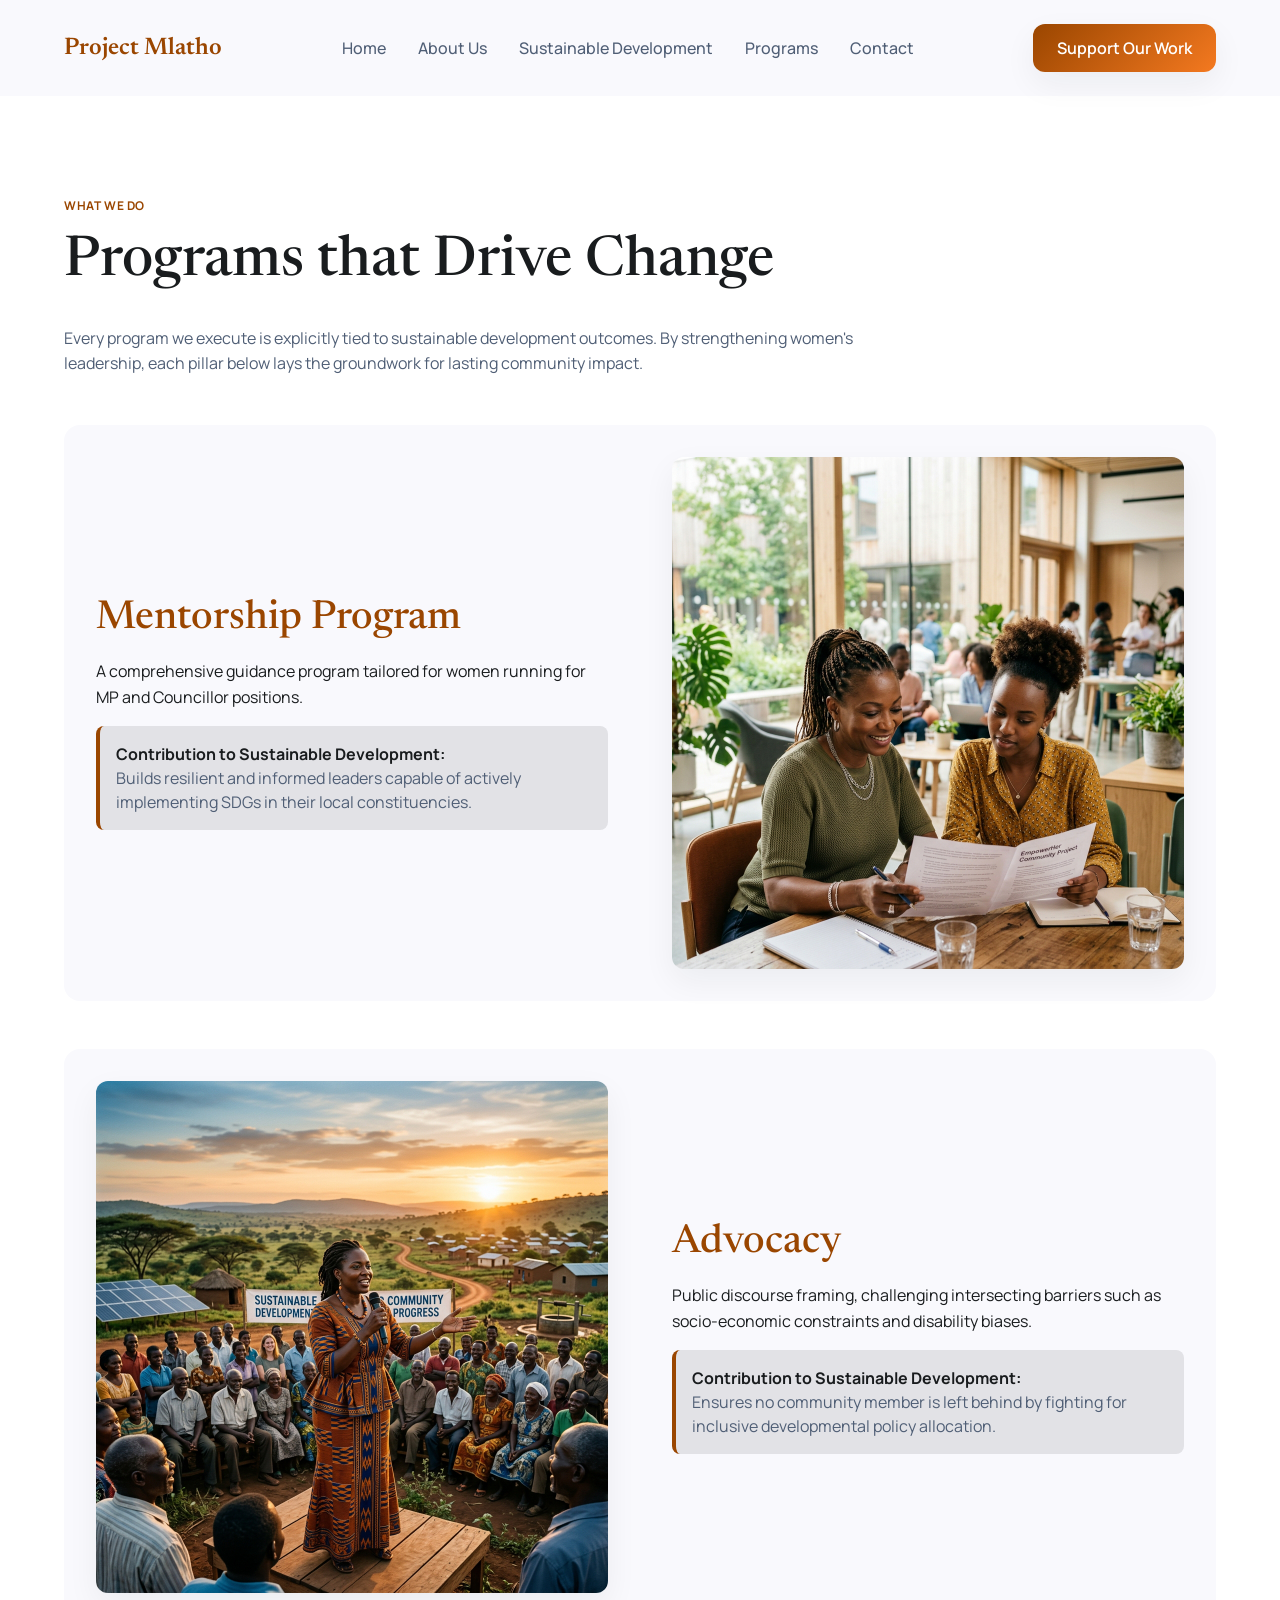
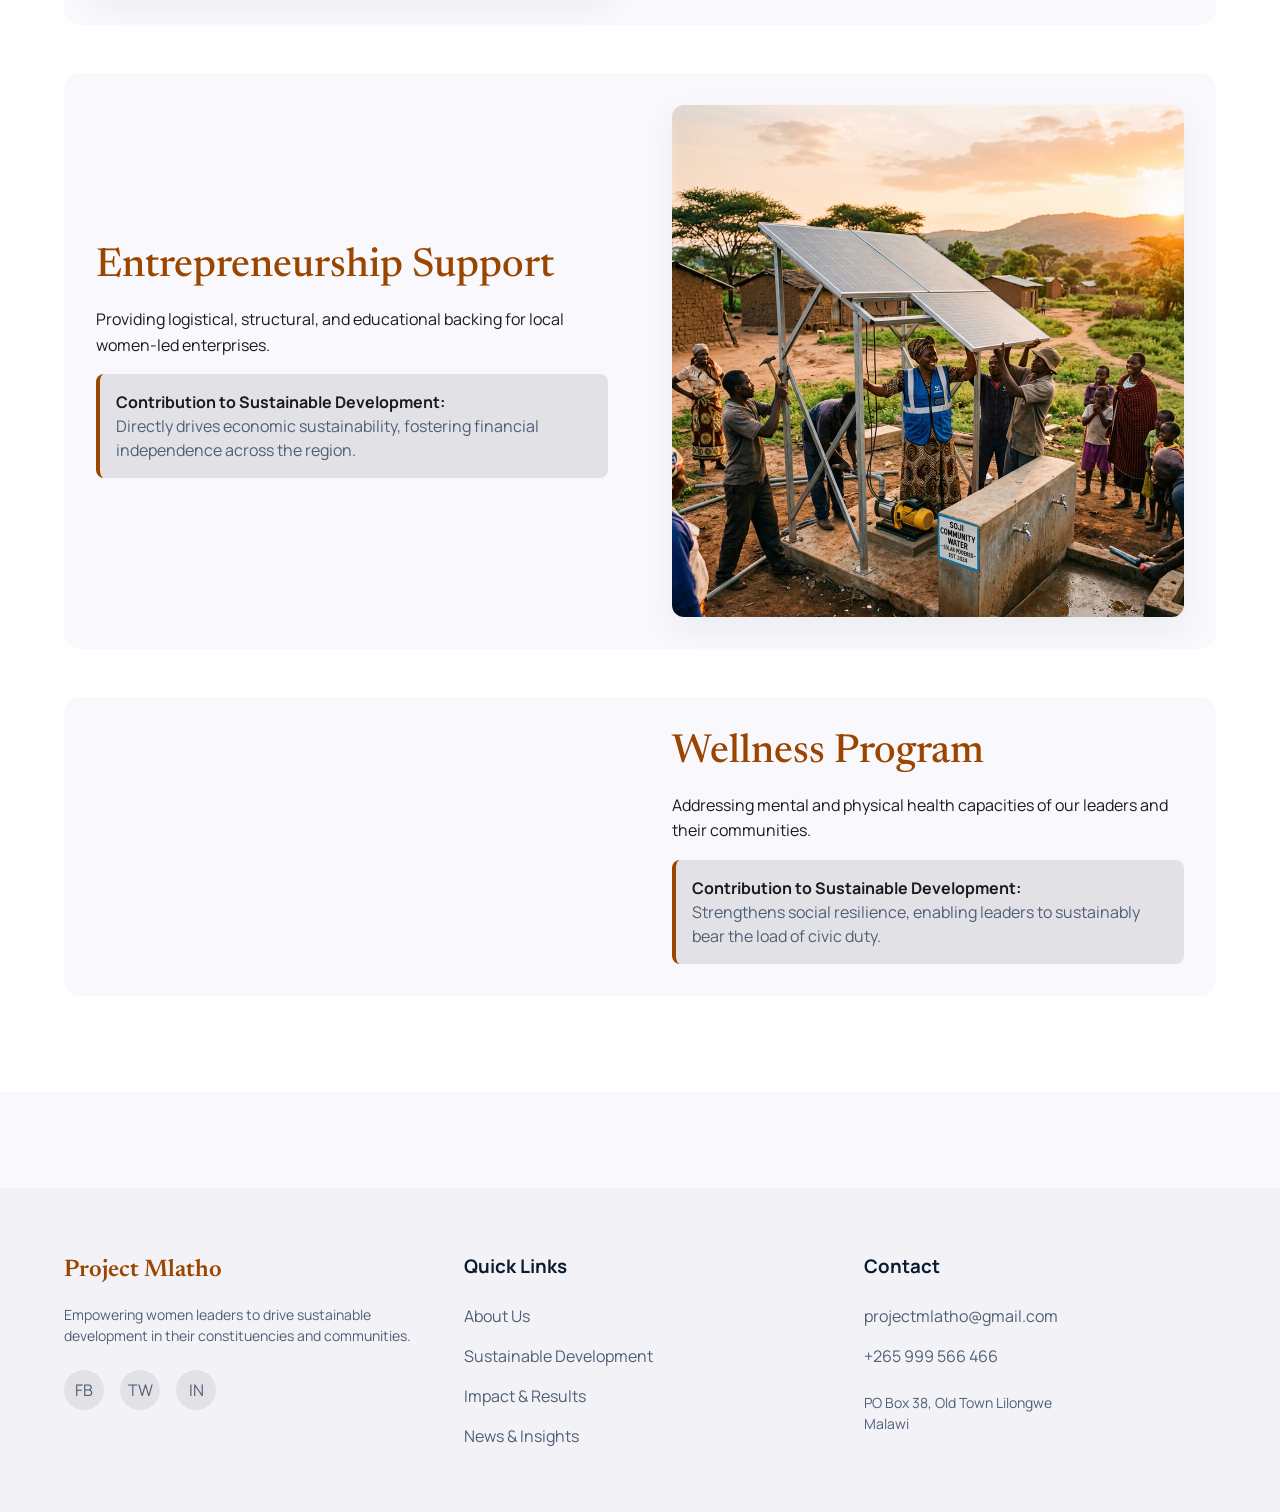
<file: programs.html>
<!DOCTYPE html>
<html lang="en">
<head>
  <meta charset="UTF-8">
  <meta name="viewport" content="width=device-width, initial-scale=1.0">
  <title>Our Programs | Project Mlatho</title>
  <meta name="description" content="Discover Project Mlatho's programs: Mentorship, Advocacy, Entrepreneurship, and Wellness—all contributing to sustainable development in Malawi.">
  <link rel="stylesheet" href="css/reset.css">
  <link rel="stylesheet" href="css/style.css">
</head>
<body>

  <!-- Glassmorphism Header -->
  <header class="header">
    <div class="container header-content">
      <a href="index.html" class="logo">Project Mlatho</a>
      <nav class="nav-links">
        <a href="index.html" class="nav-link">Home</a>
        <a href="about.html" class="nav-link">About Us</a>
        <a href="sustainable-development.html" class="nav-link">Sustainable Development</a>
        <a href="programs.html" class="nav-link text-primary">Programs</a>
        <a href="contact.html" class="nav-link">Contact</a>
      </nav>
      <a href="get-involved.html" class="btn btn-primary">Support Our Work</a>
    </div>
  </header>

  <main>
    <section class="section bg-surface-lowest">
      <div class="container">
        <span class="label-md text-primary">What We Do</span>
        <h1 class="display-lg" style="margin-top: 1rem; margin-bottom: 2rem;">Programs that Drive Change</h1>
        <p class="body-lg text-secondary" style="max-width: 800px; margin-bottom: 3rem;">Every program we execute is explicitly tied to sustainable development outcomes. By strengthening women's leadership, each pillar below lays the groundwork for lasting community impact.</p>

        <div style="display: flex; flex-direction: column; gap: 3rem;">
          <!-- Mentorship -->
          <div id="mentorship" class="hero-grid bg-surface" style="border-radius: 1rem; padding: 2rem;">
            <div>
              <h2 class="display-md text-primary">Mentorship Program</h2>
              <p class="body-lg" style="margin: 1rem 0;">A comprehensive guidance program tailored for women running for MP and Councillor positions.</p>
              <div style="background: var(--surface-container-highest); padding: 1rem; border-radius: 0.5rem; border-left: 4px solid var(--primary);">
                <strong>Contribution to Sustainable Development:</strong><br>
                <span class="text-secondary">Builds resilient and informed leaders capable of actively implementing SDGs in their local constituencies.</span>
              </div>
            </div>
            <div class="hero-image-wrapper">
              <img src="assets/images/program_mentorship.png" alt="Mentorship" class="hero-img" style="transform: none;">
            </div>
          </div>

          <!-- Advocacy -->
          <div id="advocacy" class="hero-grid bg-surface" style="border-radius: 1rem; padding: 2rem; direction: rtl;">
            <div style="direction: ltr;">
              <h2 class="display-md text-primary">Advocacy</h2>
              <p class="body-lg" style="margin: 1rem 0;">Public discourse framing, challenging intersecting barriers such as socio-economic constraints and disability biases.</p>
              <div style="background: var(--surface-container-highest); padding: 1rem; border-radius: 0.5rem; border-left: 4px solid var(--primary);">
                <strong>Contribution to Sustainable Development:</strong><br>
                <span class="text-secondary">Ensures no community member is left behind by fighting for inclusive developmental policy allocation.</span>
              </div>
            </div>
            <div class="hero-image-wrapper" style="direction: ltr;">
              <img src="assets/images/hero.png" alt="Advocacy" class="hero-img" style="transform: none;">
            </div>
          </div>

          <!-- Entrepreneurship -->
          <div id="entrepreneurship" class="hero-grid bg-surface" style="border-radius: 1rem; padding: 2rem;">
            <div>
              <h2 class="display-md text-primary">Entrepreneurship Support</h2>
              <p class="body-lg" style="margin: 1rem 0;">Providing logistical, structural, and educational backing for local women-led enterprises.</p>
              <div style="background: var(--surface-container-highest); padding: 1rem; border-radius: 0.5rem; border-left: 4px solid var(--primary);">
                <strong>Contribution to Sustainable Development:</strong><br>
                <span class="text-secondary">Directly drives economic sustainability, fostering financial independence across the region.</span>
              </div>
            </div>
            <div class="hero-image-wrapper">
              <img src="assets/images/program_development.png" alt="Entrepreneurship" class="hero-img" style="transform: none;">
            </div>
          </div>
          
          <!-- Wellness -->
          <div id="wellness" class="hero-grid bg-surface" style="border-radius: 1rem; padding: 2rem; direction: rtl;">
            <div style="direction: ltr;">
              <h2 class="display-md text-primary">Wellness Program</h2>
              <p class="body-lg" style="margin: 1rem 0;">Addressing mental and physical health capacities of our leaders and their communities.</p>
              <div style="background: var(--surface-container-highest); padding: 1rem; border-radius: 0.5rem; border-left: 4px solid var(--primary);">
                <strong>Contribution to Sustainable Development:</strong><br>
                <span class="text-secondary">Strengthens social resilience, enabling leaders to sustainably bear the load of civic duty.</span>
              </div>
            </div>
          </div>

        </div>
      </div>
    </section>
  </main>

  <!-- Global Footer -->
  <footer class="footer">
    <div class="container footer-grid">
      <div class="footer-brand">
        <a href="index.html" class="logo">Project Mlatho</a>
        <p class="body-sm text-secondary">Empowering women leaders to drive sustainable development in their constituencies and communities.</p>
        <div class="social-links">
          <a href="https://www.facebook.com/profile.php?id=61566717501573" target="_blank" class="social-link" aria-label="Facebook">FB</a>
          <a href="https://x.com/ProjectMlatho" target="_blank" class="social-link" aria-label="Twitter">TW</a>
          <a href="#" class="social-link" aria-label="LinkedIn">IN</a>
        </div>
      </div>
      
      <div class="footer-col">
        <h3>Quick Links</h3>
        <div class="footer-links">
          <a href="about.html">About Us</a>
          <a href="sustainable-development.html">Sustainable Development</a>
          <a href="impact.html">Impact & Results</a>
          <a href="news.html">News & Insights</a>
        </div>
      </div>
      
      <div class="footer-col">
        <h3>Contact</h3>
        <div class="footer-links">
          <a href="mailto:projectmlatho@gmail.com">projectmlatho@gmail.com</a>
          <a href="tel:+265999566466">+265 999 566 466</a>
          <p class="body-sm text-secondary" style="margin-top: 0.5rem;">PO Box 38, Old Town Lilongwe<br>Malawi</p>
        </div>
      </div>
    </div>
  </footer>
</body>
</html>
</file>
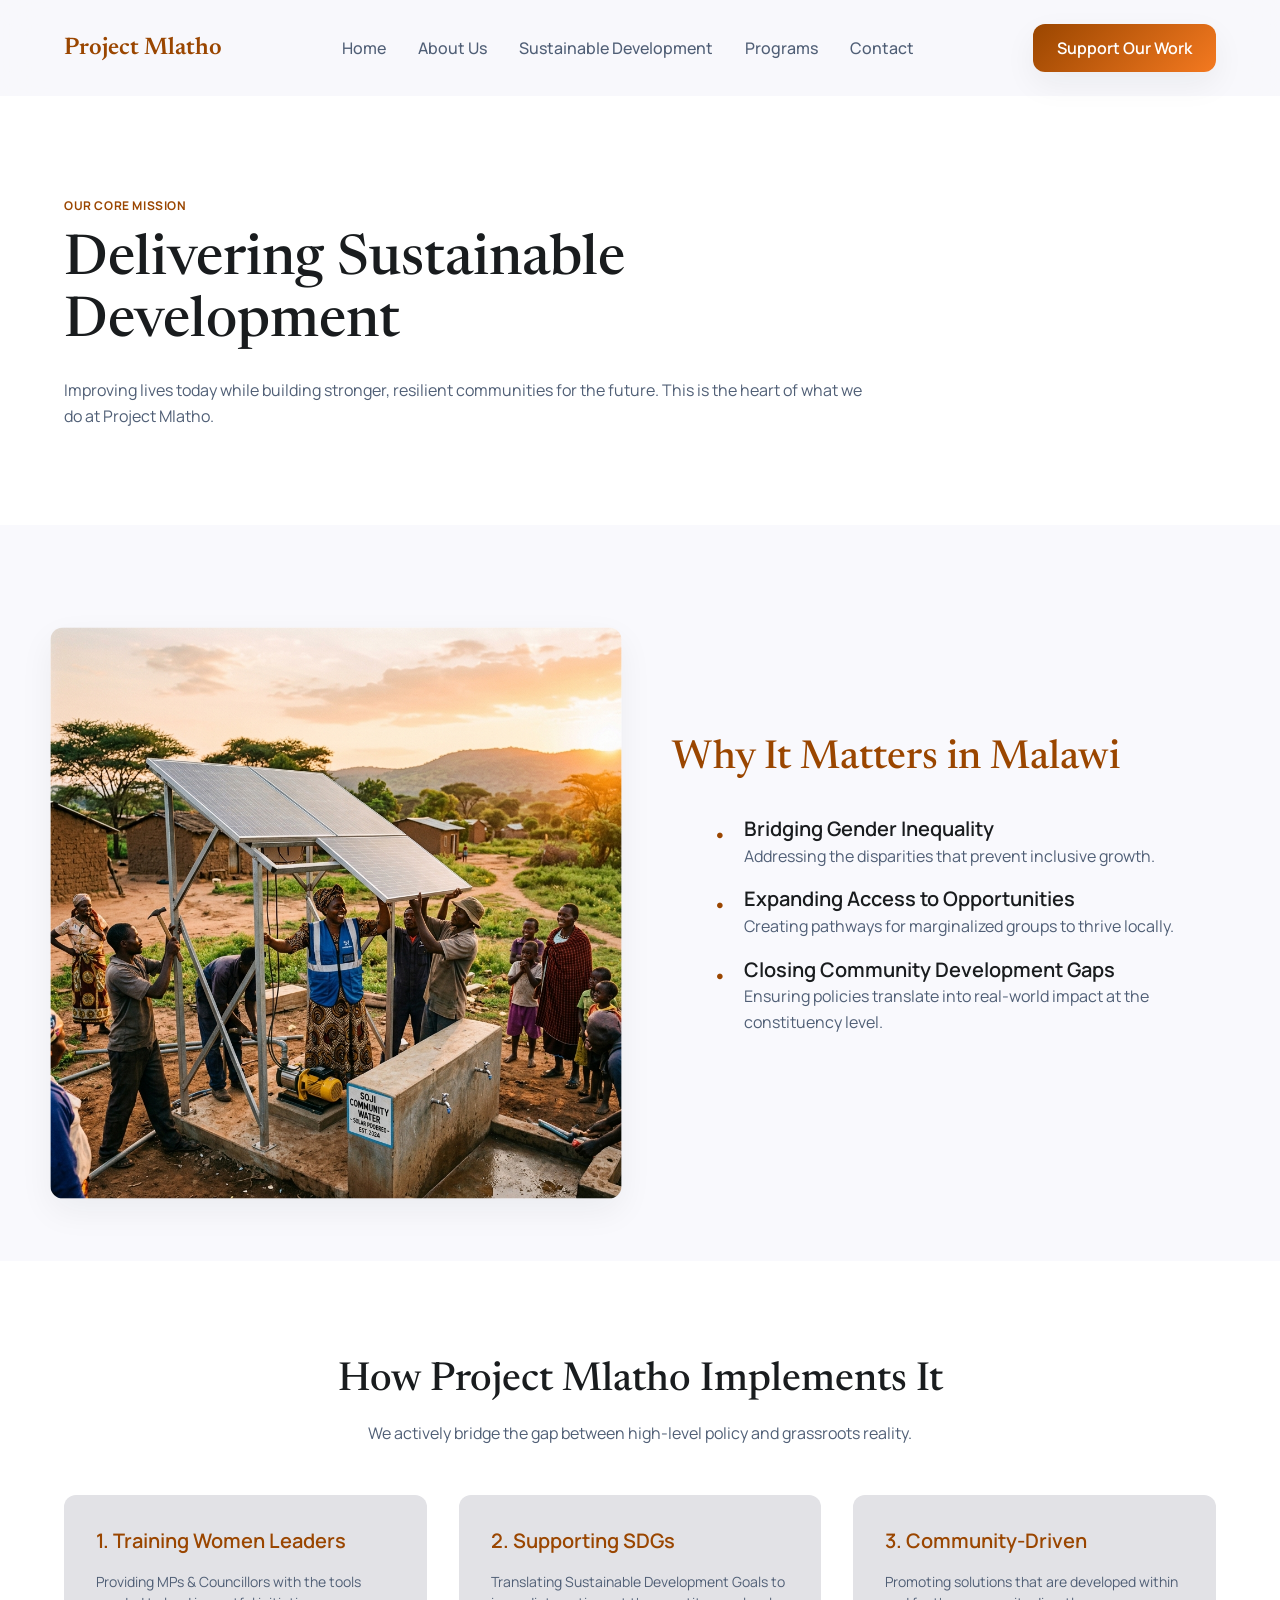
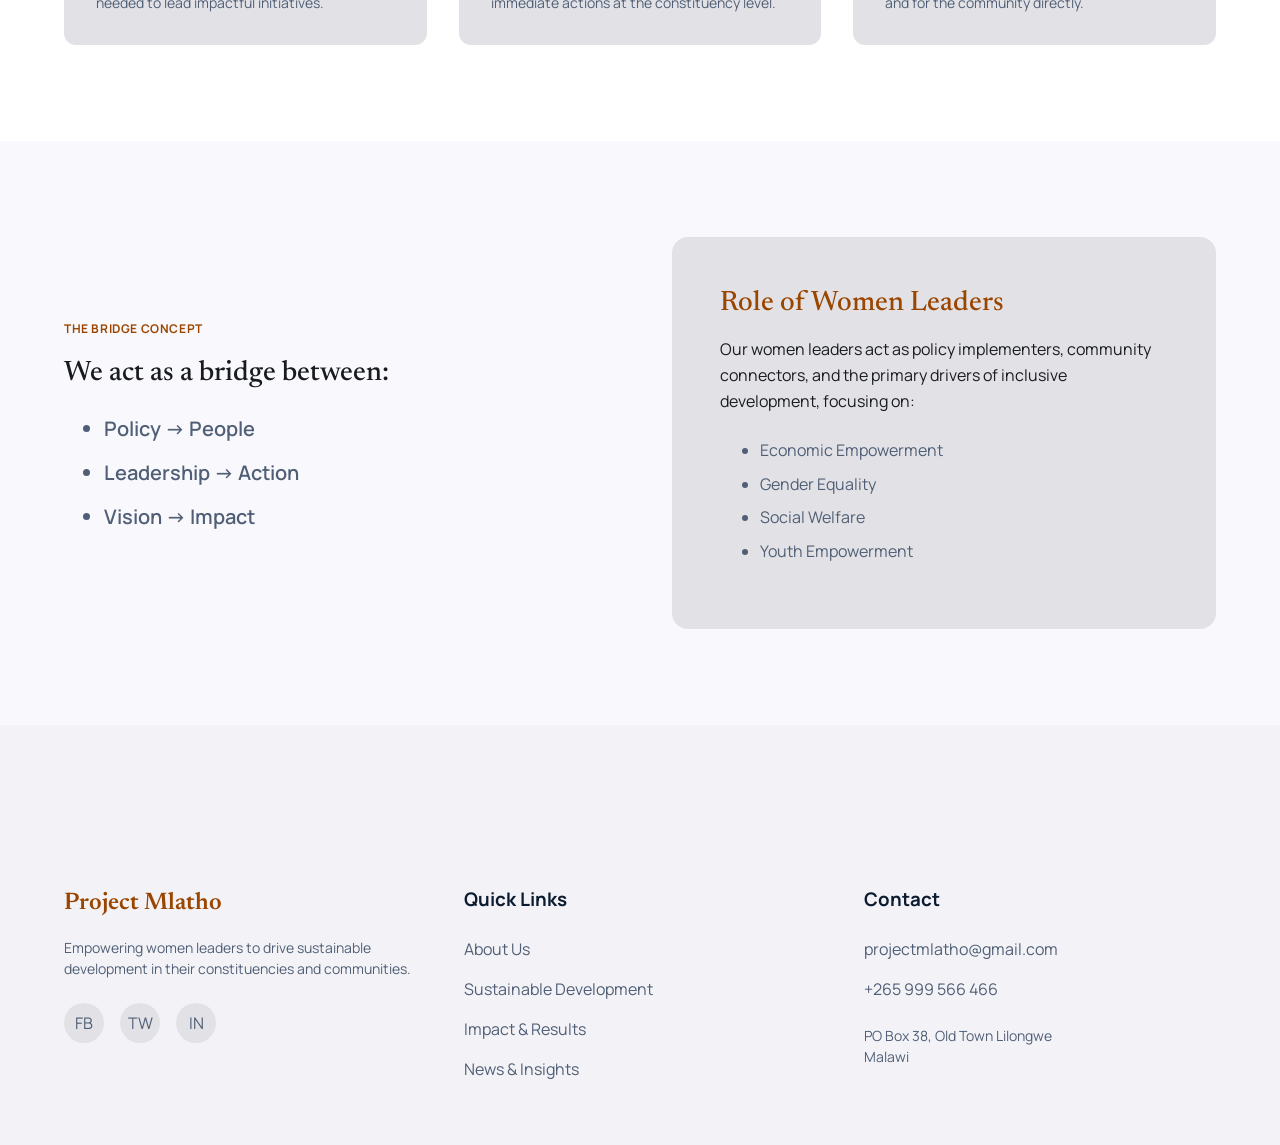
<file: sustainable-development.html>
<!DOCTYPE html>
<html lang="en">
<head>
  <meta charset="UTF-8">
  <meta name="viewport" content="width=device-width, initial-scale=1.0">
  <title>Sustainable Development | Project Mlatho</title>
  <meta name="description" content="Project Mlatho enables women leaders to deliver sustainable development in their constituencies and communities.">
  <link rel="stylesheet" href="css/reset.css">
  <link rel="stylesheet" href="css/style.css">
</head>
<body class="bg-surface-low">

  <!-- Glassmorphism Header -->
  <header class="header">
    <div class="container header-content">
      <a href="index.html" class="logo">Project Mlatho</a>
      <nav class="nav-links">
        <a href="index.html" class="nav-link">Home</a>
        <a href="about.html" class="nav-link">About Us</a>
        <a href="sustainable-development.html" class="nav-link text-primary">Sustainable Development</a>
        <a href="programs.html" class="nav-link">Programs</a>
        <a href="contact.html" class="nav-link">Contact</a>
      </nav>
      <a href="get-involved.html" class="btn btn-primary">Support Our Work</a>
    </div>
  </header>

  <main>
    <!-- Page Header -->
    <section class="section bg-surface-lowest">
      <div class="container">
        <div style="max-width: 800px;">
          <span class="label-md text-primary" style="margin-bottom: 1rem; display: inline-block;">Our Core Mission</span>
          <h1 class="display-lg">Delivering Sustainable Development</h1>
          <p class="body-lg text-secondary" style="margin-top: 1.5rem;">Improving lives today while building stronger, resilient communities for the future. This is the heart of what we do at Project Mlatho.</p>
        </div>
      </div>
    </section>

    <!-- Why It Matters -->
    <section class="section bg-surface">
      <div class="container">
        <div class="hero-grid">
          <div class="hero-image-wrapper">
            <img src="assets/images/program_development.png" alt="Community development" class="hero-img">
          </div>
          <div>
            <h2 class="display-md text-primary">Why It Matters in Malawi</h2>
            <ul style="margin-top: 2rem; display: flex; flex-direction: column; gap: 1rem;">
              <li class="body-lg" style="display: flex; gap: 1rem; align-items: flex-start;">
                <span style="color: var(--primary); font-size: 1.5rem;">&#x2022;</span>
                <div>
                  <strong class="title-lg">Bridging Gender Inequality</strong><br>
                  <span class="text-secondary">Addressing the disparities that prevent inclusive growth.</span>
                </div>
              </li>
              <li class="body-lg" style="display: flex; gap: 1rem; align-items: flex-start;">
                <span style="color: var(--primary); font-size: 1.5rem;">&#x2022;</span>
                <div>
                  <strong class="title-lg">Expanding Access to Opportunities</strong><br>
                  <span class="text-secondary">Creating pathways for marginalized groups to thrive locally.</span>
                </div>
              </li>
              <li class="body-lg" style="display: flex; gap: 1rem; align-items: flex-start;">
                <span style="color: var(--primary); font-size: 1.5rem;">&#x2022;</span>
                <div>
                  <strong class="title-lg">Closing Community Development Gaps</strong><br>
                  <span class="text-secondary">Ensuring policies translate into real-world impact at the constituency level.</span>
                </div>
              </li>
            </ul>
          </div>
        </div>
      </div>
    </section>

    <!-- How we implement it -->
    <section class="section bg-surface-lowest">
      <div class="container" style="text-align: center;">
        <h2 class="display-md">How Project Mlatho Implements It</h2>
        <p class="body-lg text-secondary" style="max-width: 600px; margin: 1rem auto 3rem;">We actively bridge the gap between high-level policy and grassroots reality.</p>
        
        <div class="programs-grid" style="text-align: left; margin-top: 0;">
          <div class="program-card" style="transform: none;">
            <h3 class="title-lg text-primary">1. Training Women Leaders</h3>
            <p class="body-sm text-secondary">Providing MPs & Councillors with the tools needed to lead impactful initiatives.</p>
          </div>
          <div class="program-card" style="transform: none;">
            <h3 class="title-lg text-primary">2. Supporting SDGs</h3>
            <p class="body-sm text-secondary">Translating Sustainable Development Goals to immediate actions at the constituency level.</p>
          </div>
          <div class="program-card" style="transform: none;">
            <h3 class="title-lg text-primary">3. Community-Driven</h3>
            <p class="body-sm text-secondary">Promoting solutions that are developed within and for the community directly.</p>
          </div>
        </div>
      </div>
    </section>

    <!-- Role of Women Leaders & The Bridge Concept -->
    <section class="section bg-surface">
      <div class="container hero-grid">
        <div>
          <span class="label-md text-primary">The Bridge Concept</span>
          <h2 class="headline-md" style="margin: 1rem 0;">We act as a bridge between:</h2>
          <ul style="margin-top: 1.5rem; display: flex; flex-direction: column; gap: 1rem;" class="title-lg text-secondary">
            <li>Policy &rarr; People</li>
            <li>Leadership &rarr; Action</li>
            <li>Vision &rarr; Impact</li>
          </ul>
        </div>
        <div style="background: var(--surface-container-highest); padding: 3rem; border-radius: 1rem;">
          <h2 class="headline-md text-primary">Role of Women Leaders</h2>
          <p class="body-lg" style="margin-top: 1rem;">Our women leaders act as policy implementers, community connectors, and the primary drivers of inclusive development, focusing on:</p>
          <ul style="margin-top: 1.5rem; display: flex; flex-direction: column; gap: 0.5rem;" class="body-lg text-secondary">
            <li>Economic Empowerment</li>
            <li>Gender Equality</li>
            <li>Social Welfare</li>
            <li>Youth Empowerment</li>
          </ul>
        </div>
      </div>
    </section>
  </main>

  <!-- Global Footer -->
  <footer class="footer">
    <div class="container footer-grid">
      <div class="footer-brand">
        <a href="index.html" class="logo">Project Mlatho</a>
        <p class="body-sm text-secondary">Empowering women leaders to drive sustainable development in their constituencies and communities.</p>
        <div class="social-links">
          <a href="https://www.facebook.com/profile.php?id=61566717501573" target="_blank" class="social-link" aria-label="Facebook">FB</a>
          <a href="https://x.com/ProjectMlatho" target="_blank" class="social-link" aria-label="Twitter">TW</a>
          <a href="#" class="social-link" aria-label="LinkedIn">IN</a>
        </div>
      </div>
      
      <div class="footer-col">
        <h3>Quick Links</h3>
        <div class="footer-links">
          <a href="about.html">About Us</a>
          <a href="sustainable-development.html">Sustainable Development</a>
          <a href="impact.html">Impact & Results</a>
          <a href="news.html">News & Insights</a>
        </div>
      </div>
      
      <div class="footer-col">
        <h3>Contact</h3>
        <div class="footer-links">
          <a href="mailto:projectmlatho@gmail.com">projectmlatho@gmail.com</a>
          <a href="tel:+265999566466">+265 999 566 466</a>
          <p class="body-sm text-secondary" style="margin-top: 0.5rem;">PO Box 38, Old Town Lilongwe<br>Malawi</p>
        </div>
      </div>
    </div>
  </footer>
</body>
</html>
</file>
<file: css/style.css>
@import url('https://fonts.googleapis.com/css2?family=Manrope:wght@400;500;600;700&family=Newsreader:opsz,wght@6..72,400;6..72,500;6..72,600&display=swap');

:root {
  /* Primary (Empowerment) */
  --primary: #9a4600;
  --primary-container: #f47920;
  --primary-fixed: #ffdbc9;
  
  /* Secondary (Leadership) */
  --secondary: #505f76;
  --on-secondary-fixed: #0c1c30;
  
  /* Surface Strategy */
  --surface-container-lowest: #ffffff;
  --surface-container-low: #f3f3f7;
  --surface: #f9f9fd;
  --surface-container-high: #e7e8eb;
  --surface-container-highest: #e2e2e6;
  --surface-dim: #d9dadd;
  --on-surface: #191c1e;
  
  /* Fallbacks */
  --outline-variant: rgba(222, 192, 177, 0.2);

  /* Typography */
  --font-serif: 'Newsreader', serif;
  --font-sans: 'Manrope', sans-serif;
  
  /* Box Shadow */
  --ambient-shadow: 0px 12px 32px rgba(25, 28, 30, 0.06);

  /* Spacing Scale */
  --space-8: 0.5rem;
  --space-16: 1rem;
  --space-24: 1.5rem;
  --space-32: 2rem;
  --space-48: 3rem;
  --space-64: 4rem;
  --space-96: 6rem;
  --space-128: 8rem;
}

body {
  font-family: var(--font-sans);
  color: var(--on-surface);
  background-color: var(--surface);
  -webkit-font-smoothing: antialiased;
  -moz-osx-font-smoothing: grayscale;
}

/* Typography Scale */
.display-lg {
  font-family: var(--font-serif);
  font-size: clamp(2.5rem, 5vw, 3.5rem);
  line-height: 1.1;
  font-weight: 500;
}

.display-md {
  font-family: var(--font-serif);
  font-size: clamp(2rem, 4vw, 2.5rem);
  line-height: 1.2;
  font-weight: 500;
}

.headline-md {
  font-family: var(--font-serif);
  font-size: 1.75rem;
  line-height: 1.3;
  font-weight: 500;
}

.title-lg {
  font-family: var(--font-sans);
  font-size: 1.25rem;
  font-weight: 600;
  line-height: 1.4;
}

.body-lg {
  font-family: var(--font-sans);
  font-size: 1rem;
  line-height: 1.6;
}

.body-sm {
  font-family: var(--font-sans);
  font-size: 0.875rem;
  line-height: 1.5;
}

.label-md {
  font-family: var(--font-sans);
  font-size: 0.75rem;
  text-transform: uppercase;
  letter-spacing: 0.05em;
  font-weight: 700;
}

/* Utility Classes */
.text-primary { color: var(--primary); }
.text-secondary { color: var(--secondary); }
.bg-surface-low { background-color: var(--surface-container-low); }
.bg-surface-lowest { background-color: var(--surface-container-lowest); }
.bg-surface { background-color: var(--surface); }

/* Layout & Containers */
.container {
  width: 100%;
  max-width: 1200px;
  margin: 0 auto;
  padding: 0 var(--space-24);
}

.section {
  padding: var(--space-96) 0;
}

/* Glassmorphism Navigation */
.header {
  position: sticky;
  top: 0;
  z-index: 100;
  background: rgba(249, 249, 253, 0.8);
  backdrop-filter: blur(20px);
  -webkit-backdrop-filter: blur(20px);
  padding: var(--space-24) 0;
}

.header-content {
  display: flex;
  justify-content: space-between;
  align-items: center;
}

.logo {
  font-family: var(--font-serif);
  font-size: 1.5rem;
  font-weight: 600;
  color: var(--primary);
  text-decoration: none;
  display: flex;
  align-items: center;
  gap: var(--space-8);
}

.nav-links {
  display: flex;
  gap: var(--space-32);
}

.nav-link {
  text-decoration: none;
  color: var(--secondary);
  font-weight: 500;
  transition: color 0.3s ease;
}

.nav-link:hover {
  color: var(--primary);
}

/* CTAs & Buttons */
.btn {
  display: inline-block;
  padding: 0.75rem 1.5rem;
  border-radius: 0.75rem; /* XL Roundedness */
  text-decoration: none;
  font-family: var(--font-sans);
  font-weight: 600;
  cursor: pointer;
  border: none;
  transition: transform 0.3s ease, background 0.3s ease, box-shadow 0.3s ease;
}

.btn-primary {
  background: linear-gradient(135deg, var(--primary), var(--primary-container));
  color: white;
  box-shadow: var(--ambient-shadow);
}

.btn-primary:hover {
  transform: scale(1.02);
  background: linear-gradient(135deg, var(--primary-container), var(--primary-fixed));
  color: var(--primary);
}

.btn-secondary {
  background: var(--surface-container-high);
  color: var(--on-surface);
}

.btn-secondary:hover {
  background: var(--surface-container-highest);
}

/* Hero Section */
.hero {
  min-height: 80vh;
  display: flex;
  align-items: center;
  padding-top: var(--space-48);
  overflow: hidden;
}

.hero-grid {
  display: grid;
  grid-template-columns: 1fr 1fr;
  gap: var(--space-64);
  align-items: center;
}

.hero-content {
  max-width: 600px;
}

.hero-tag {
  display: inline-block;
  color: var(--primary);
  margin-bottom: var(--space-24);
}

.hero-title {
  margin-bottom: var(--space-24);
}

.hero-subtitle {
  color: var(--secondary);
  margin-bottom: var(--space-32);
}

.hero-actions {
  display: flex;
  gap: var(--space-16);
}

.hero-image-wrapper {
  position: relative;
}

.hero-img {
  width: 100%;
  height: auto;
  border-radius: 0.75rem;
  box-shadow: var(--ambient-shadow);
  /* The "overlap" editorial bleed */
  transform: translateY(20px) scale(1.05);
}

/* Programs Cards Asymmetry */
.programs-grid {
  display: grid;
  grid-template-columns: repeat(auto-fit, minmax(300px, 1fr));
  gap: var(--space-32);
  margin-top: var(--space-64);
}

.program-card {
  background: var(--surface-container-highest);
  border-radius: 0.75rem;
  padding: var(--space-32);
  display: flex;
  flex-direction: column;
  gap: var(--space-16);
  transition: transform 0.3s ease;
  text-decoration: none;
  color: inherit;
}

.program-card:hover {
  transform: translateY(-10px);
}

.program-card:nth-child(2) {
  transform: translateY(40px);
}
.program-card:nth-child(2):hover {
  transform: translateY(30px);
}

/* Impact Metrics Asymmetrical Cluster */
.impact-cluster {
  display: flex;
  flex-wrap: wrap;
  gap: var(--space-48);
  justify-content: center;
  margin-top: var(--space-64);
}

.metric-item {
  display: flex;
  flex-direction: column;
  align-items: flex-start;
}

.metric-item:nth-child(odd) {
  transform: translateY(-20px);
}

.metric-number {
  color: var(--primary);
}

.metric-label {
  color: var(--secondary);
  margin-top: var(--space-8);
}

/* Footer Section */
.footer {
  background: var(--surface-container-low);
  padding: var(--space-64) 0;
  margin-top: var(--space-96);
}

.footer-grid {
  display: grid;
  grid-template-columns: 1fr 1fr 1fr;
  gap: var(--space-48);
}

.footer-brand .logo {
  margin-bottom: var(--space-16);
}

.footer-col h3 {
  margin-bottom: var(--space-24);
  font-family: var(--font-sans);
  color: var(--on-secondary-fixed);
}

.footer-links {
  display: flex;
  flex-direction: column;
  gap: var(--space-16);
}

.footer-links a {
  text-decoration: none;
  color: var(--secondary);
  transition: color 0.3s;
}

.footer-links a:hover {
  color: var(--primary);
}

.social-links {
  display: flex;
  gap: var(--space-16);
  margin-top: var(--space-24);
}

.social-link {
  width: 40px;
  height: 40px;
  border-radius: 50%;
  background: var(--surface-container-highest);
  display: flex;
  align-items: center;
  justify-content: center;
  color: var(--secondary);
  text-decoration: none;
  transition: background 0.3s, color 0.3s;
}

.social-link:hover {
  background: var(--primary);
  color: white;
}

/* Responsive */
@media (max-width: 768px) {
  .hero-grid {
    grid-template-columns: 1fr;
  }
  
  .program-card:nth-child(2) {
    transform: translateY(0);
  }
  
  .program-card:nth-child(2):hover {
    transform: translateY(-10px);
  }
  
  .nav-links {
    display: none; /* simple hidden for mobile initially */
  }
  
  .footer-grid {
    grid-template-columns: 1fr;
  }
}

/* Carousel */
.carousel-container {
  display: flex;
  overflow-x: auto;
  scroll-snap-type: x mandatory;
  scroll-behavior: smooth;
  gap: var(--space-24);
  padding: var(--space-24) 0;
  -webkit-overflow-scrolling: touch;
  scrollbar-width: none; /* Firefox */
}

.carousel-container::-webkit-scrollbar {
  display: none; /* Safari & Chrome */
}

.carousel-slide {
  scroll-snap-align: center;
  flex: 0 0 85%;
  border-radius: 1rem;
  overflow: hidden;
  position: relative;
  box-shadow: var(--ambient-shadow);
  display: flex;
}

@media (min-width: 768px) {
  .carousel-slide {
    flex: 0 0 60%;
  }
}

.carousel-slide img {
  width: 100%;
  height: 450px;
  object-fit: cover;
  display: block;
}

.carousel-caption {
  position: absolute;
  bottom: 0;
  left: 0;
  width: 100%;
  background: linear-gradient(to top, rgba(12, 28, 48, 0.9), transparent);
  color: white;
  padding: var(--space-64) var(--space-24) var(--space-24);
}

.carousel-caption .title-lg {
  color: white;
  margin-bottom: var(--space-8);
}

.carousel-caption .body-sm {
  color: rgba(255, 255, 255, 0.8);
}
</file>
